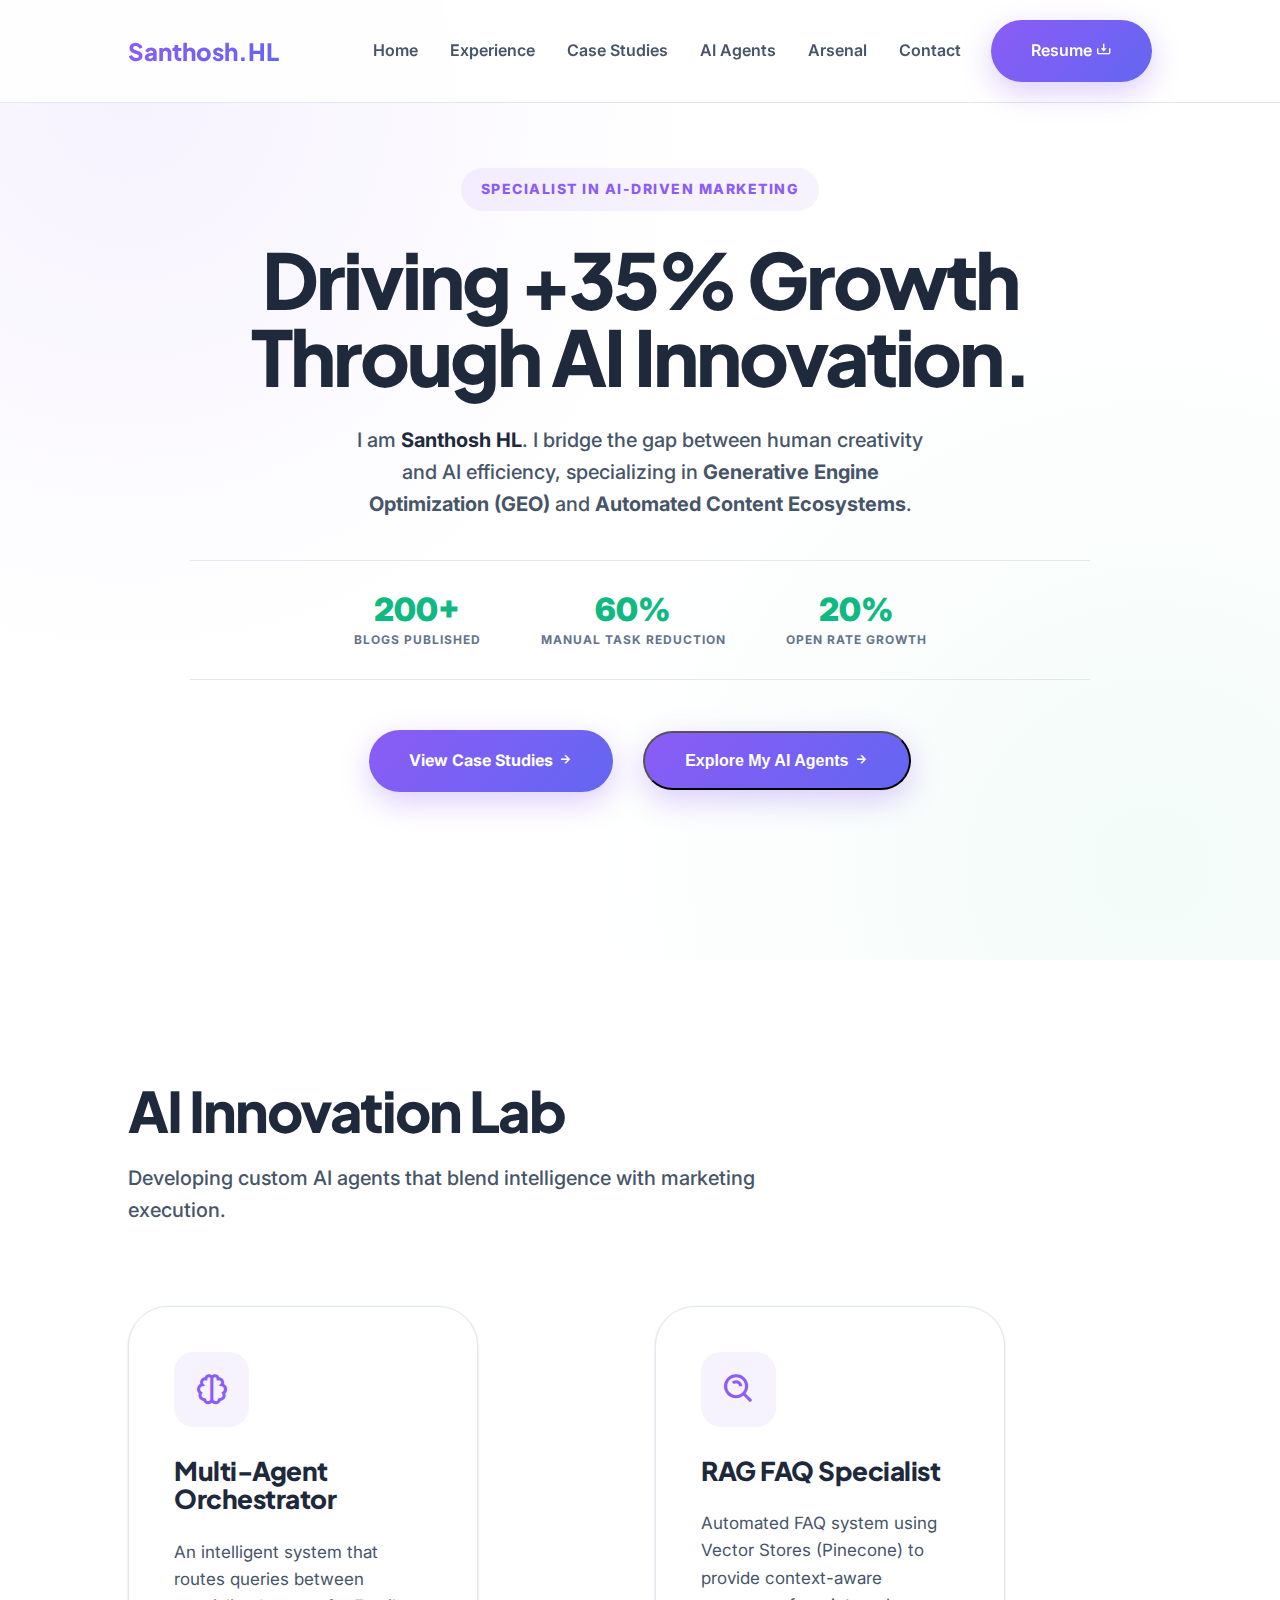
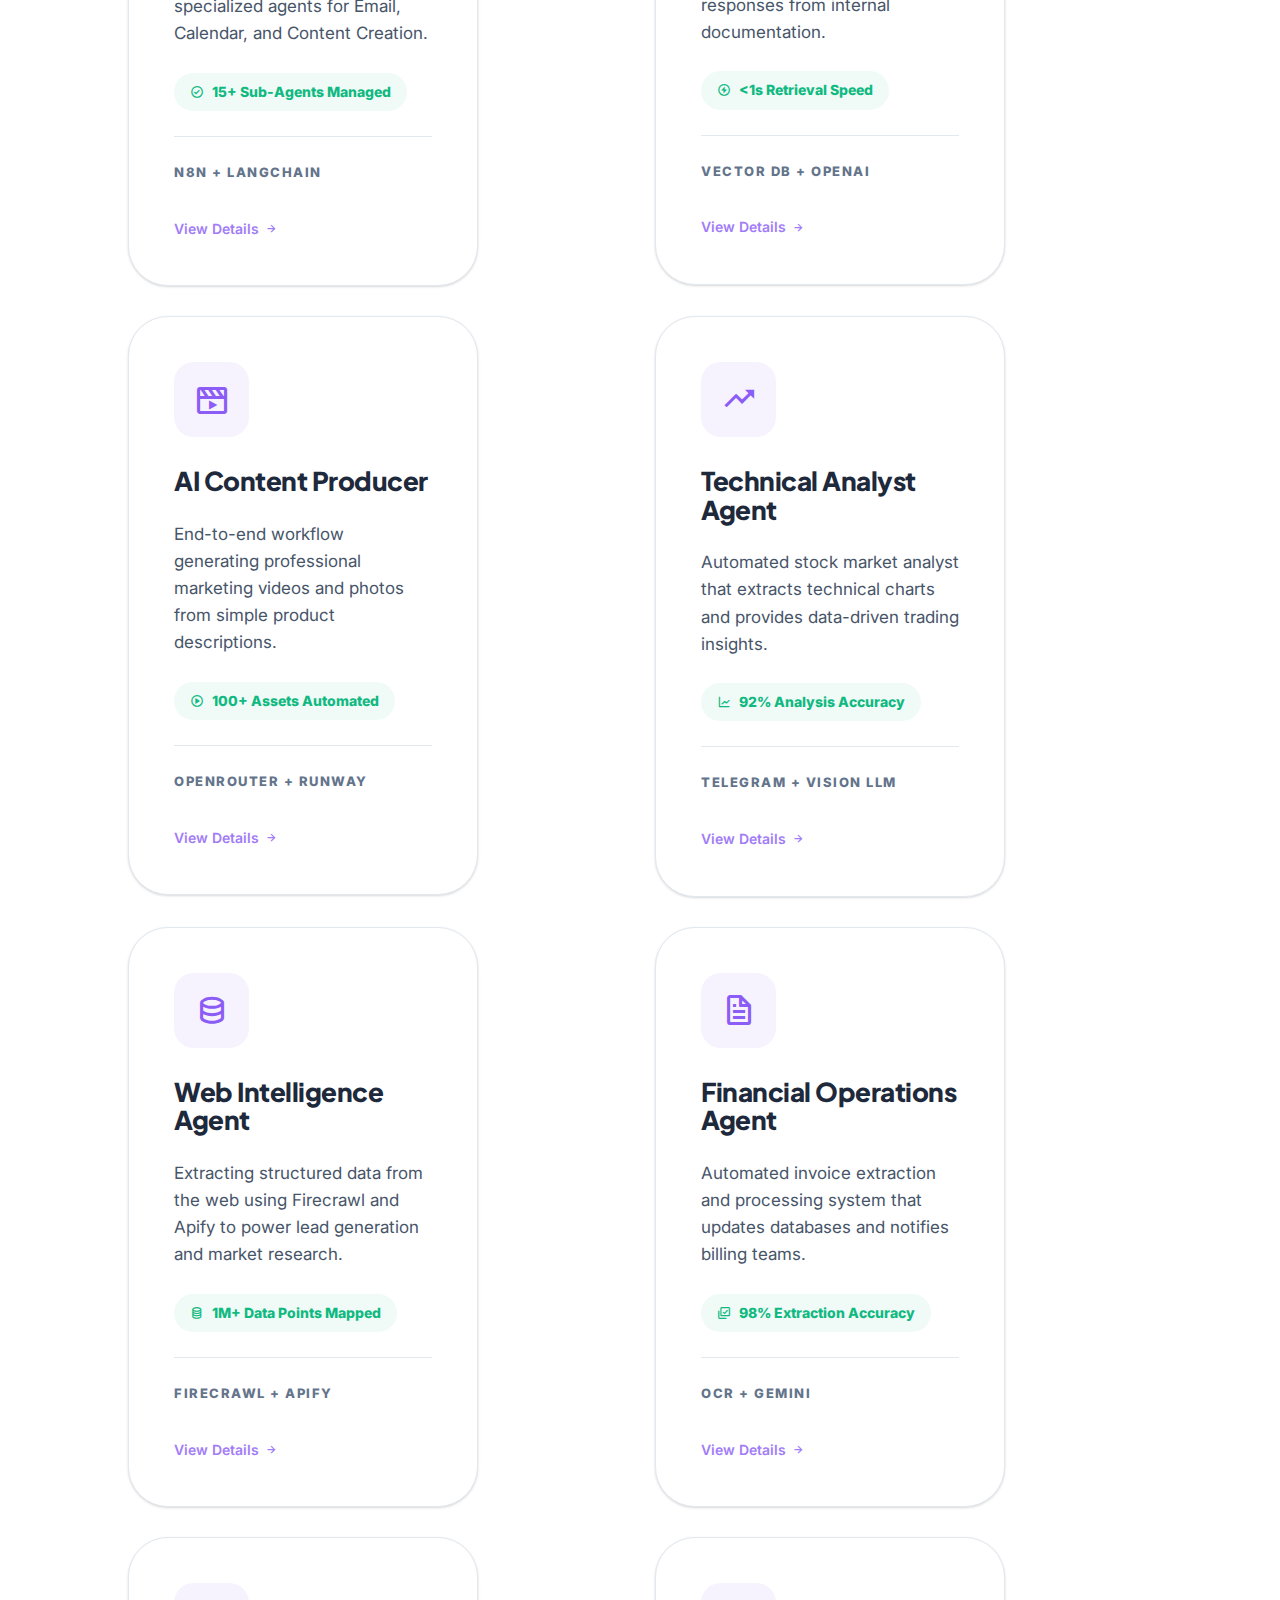
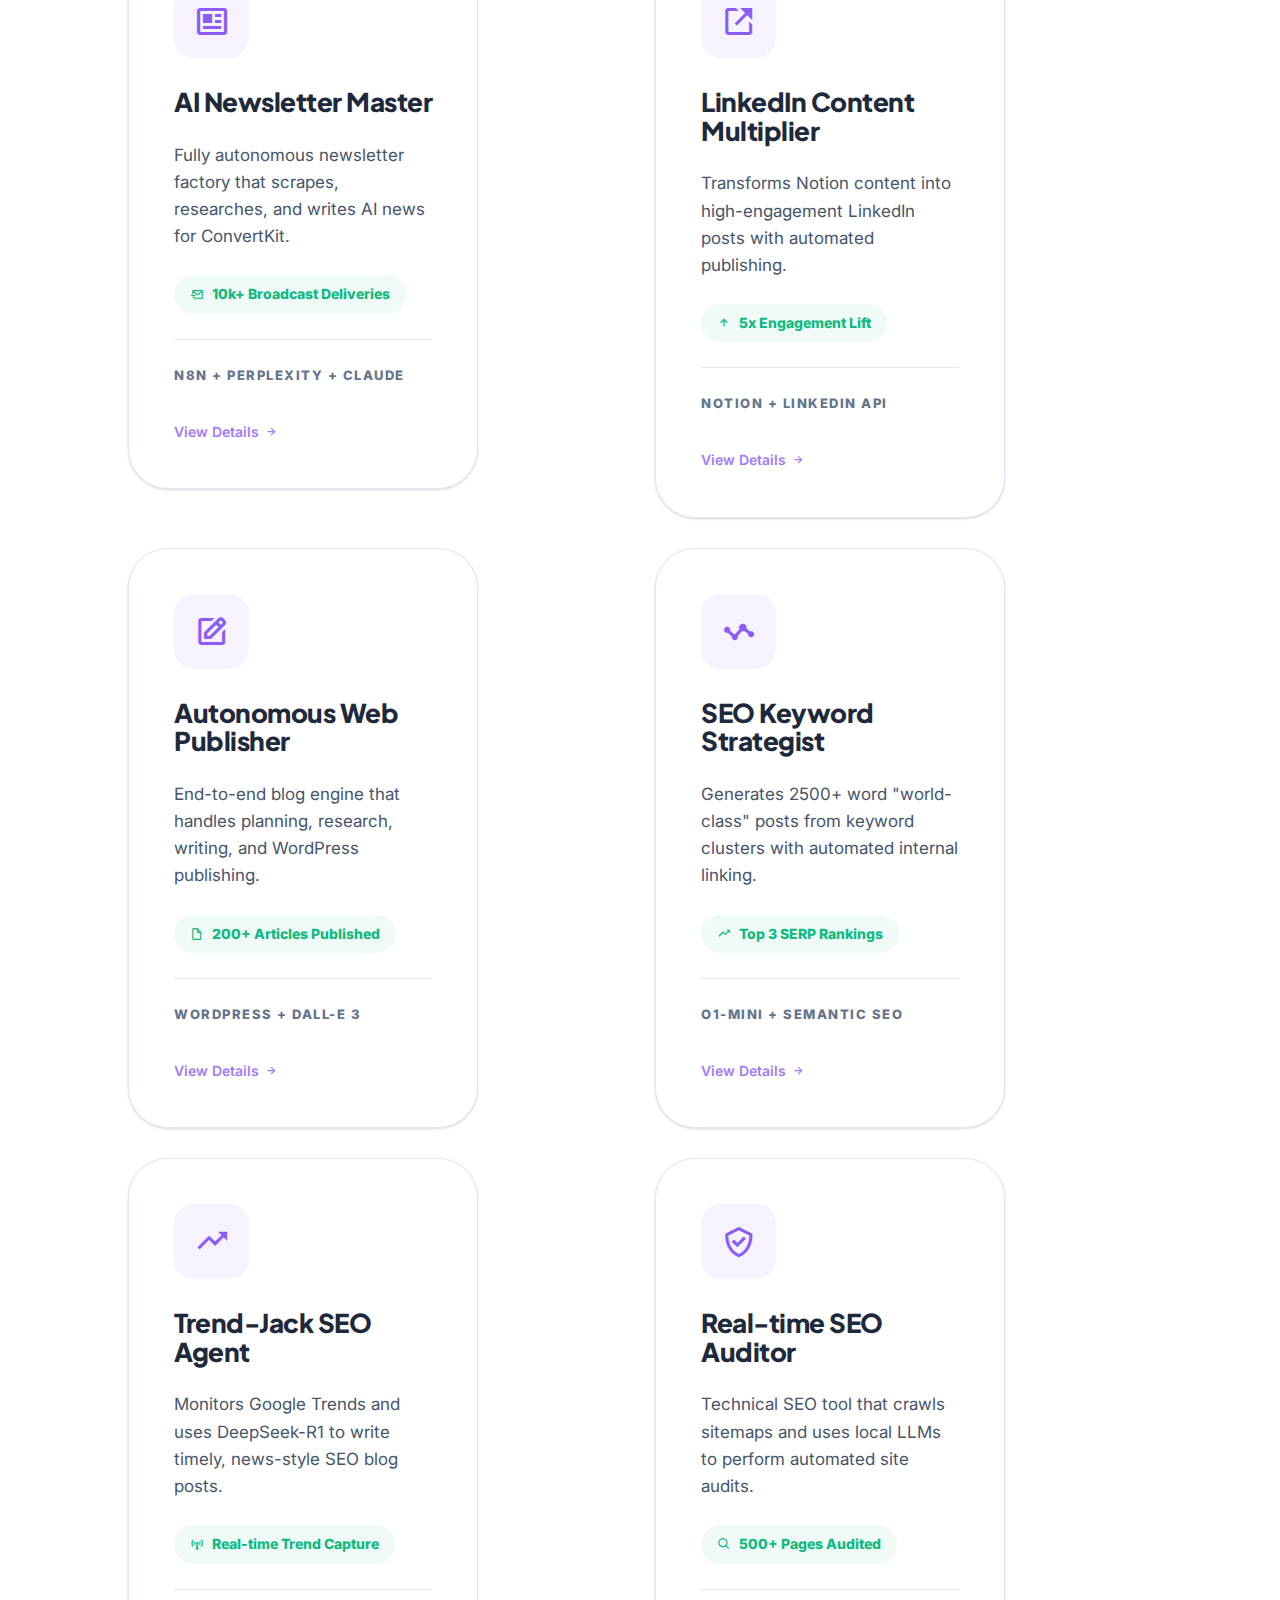
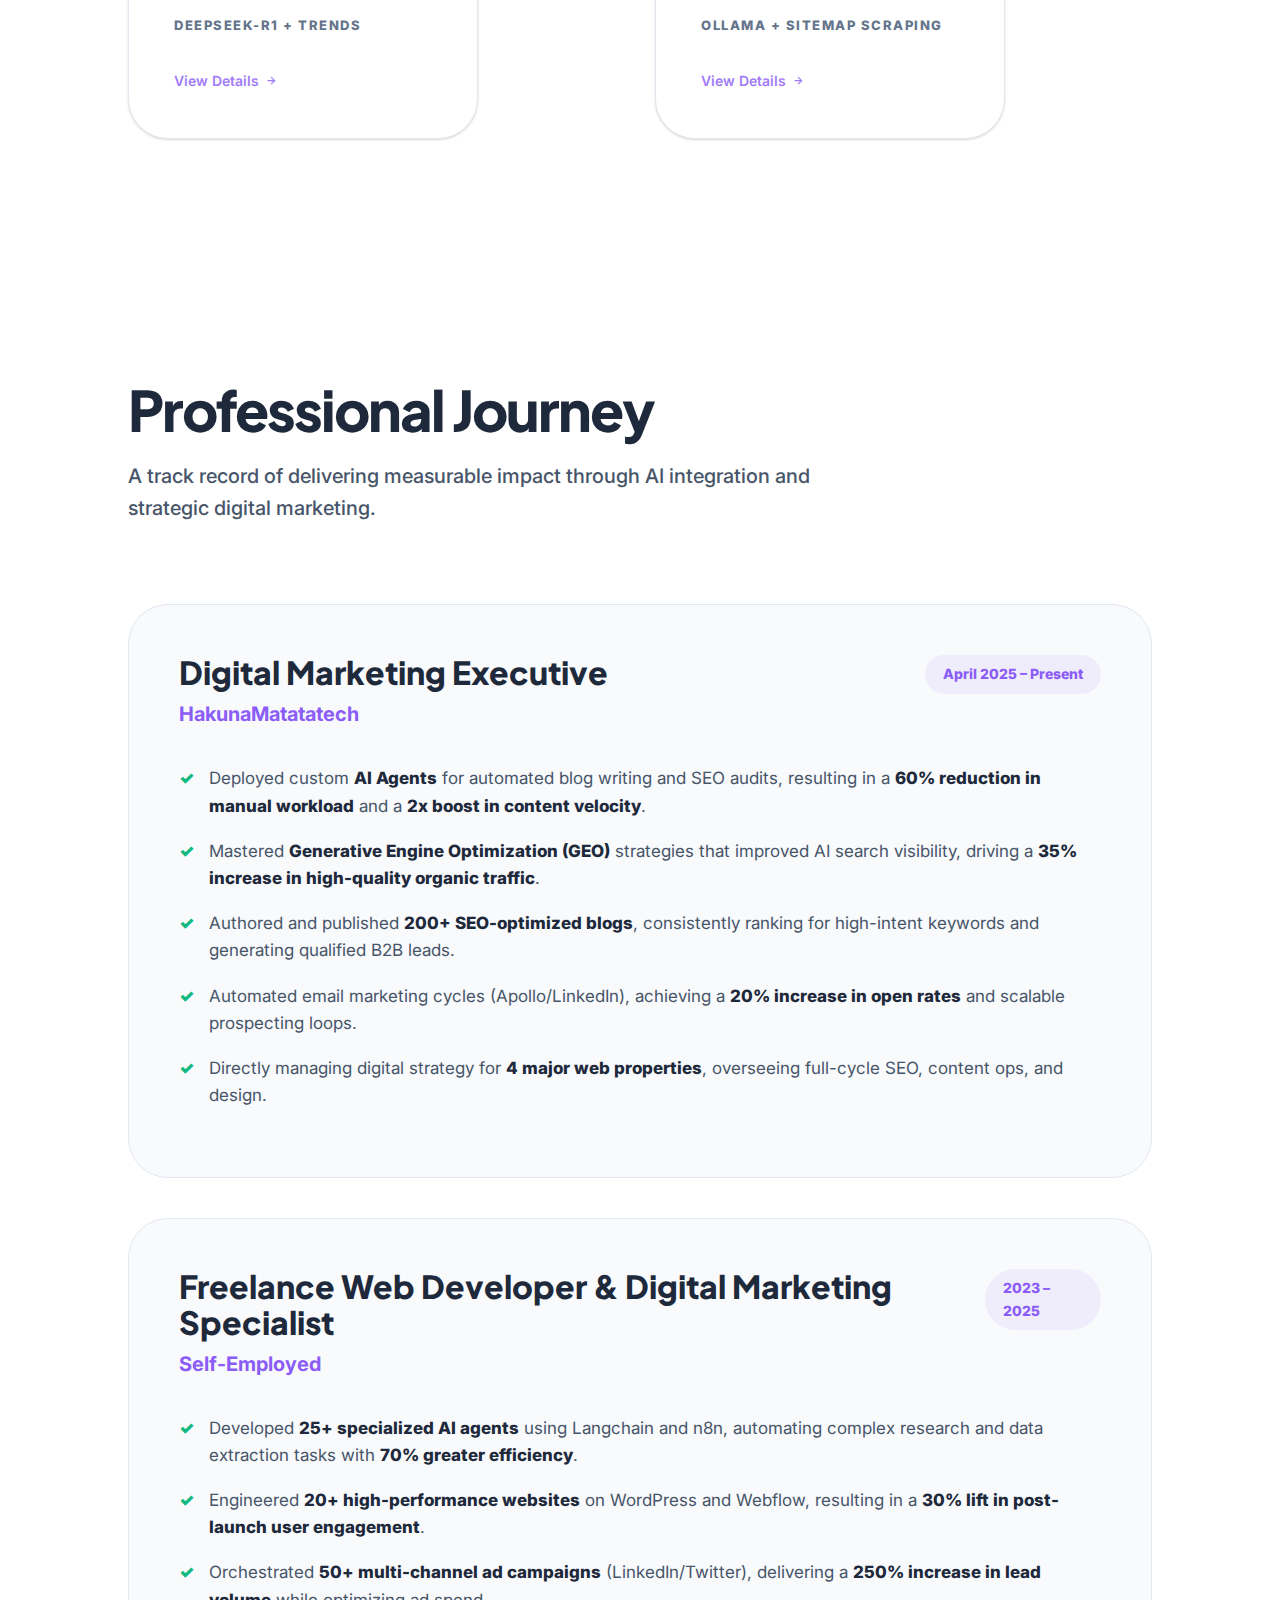
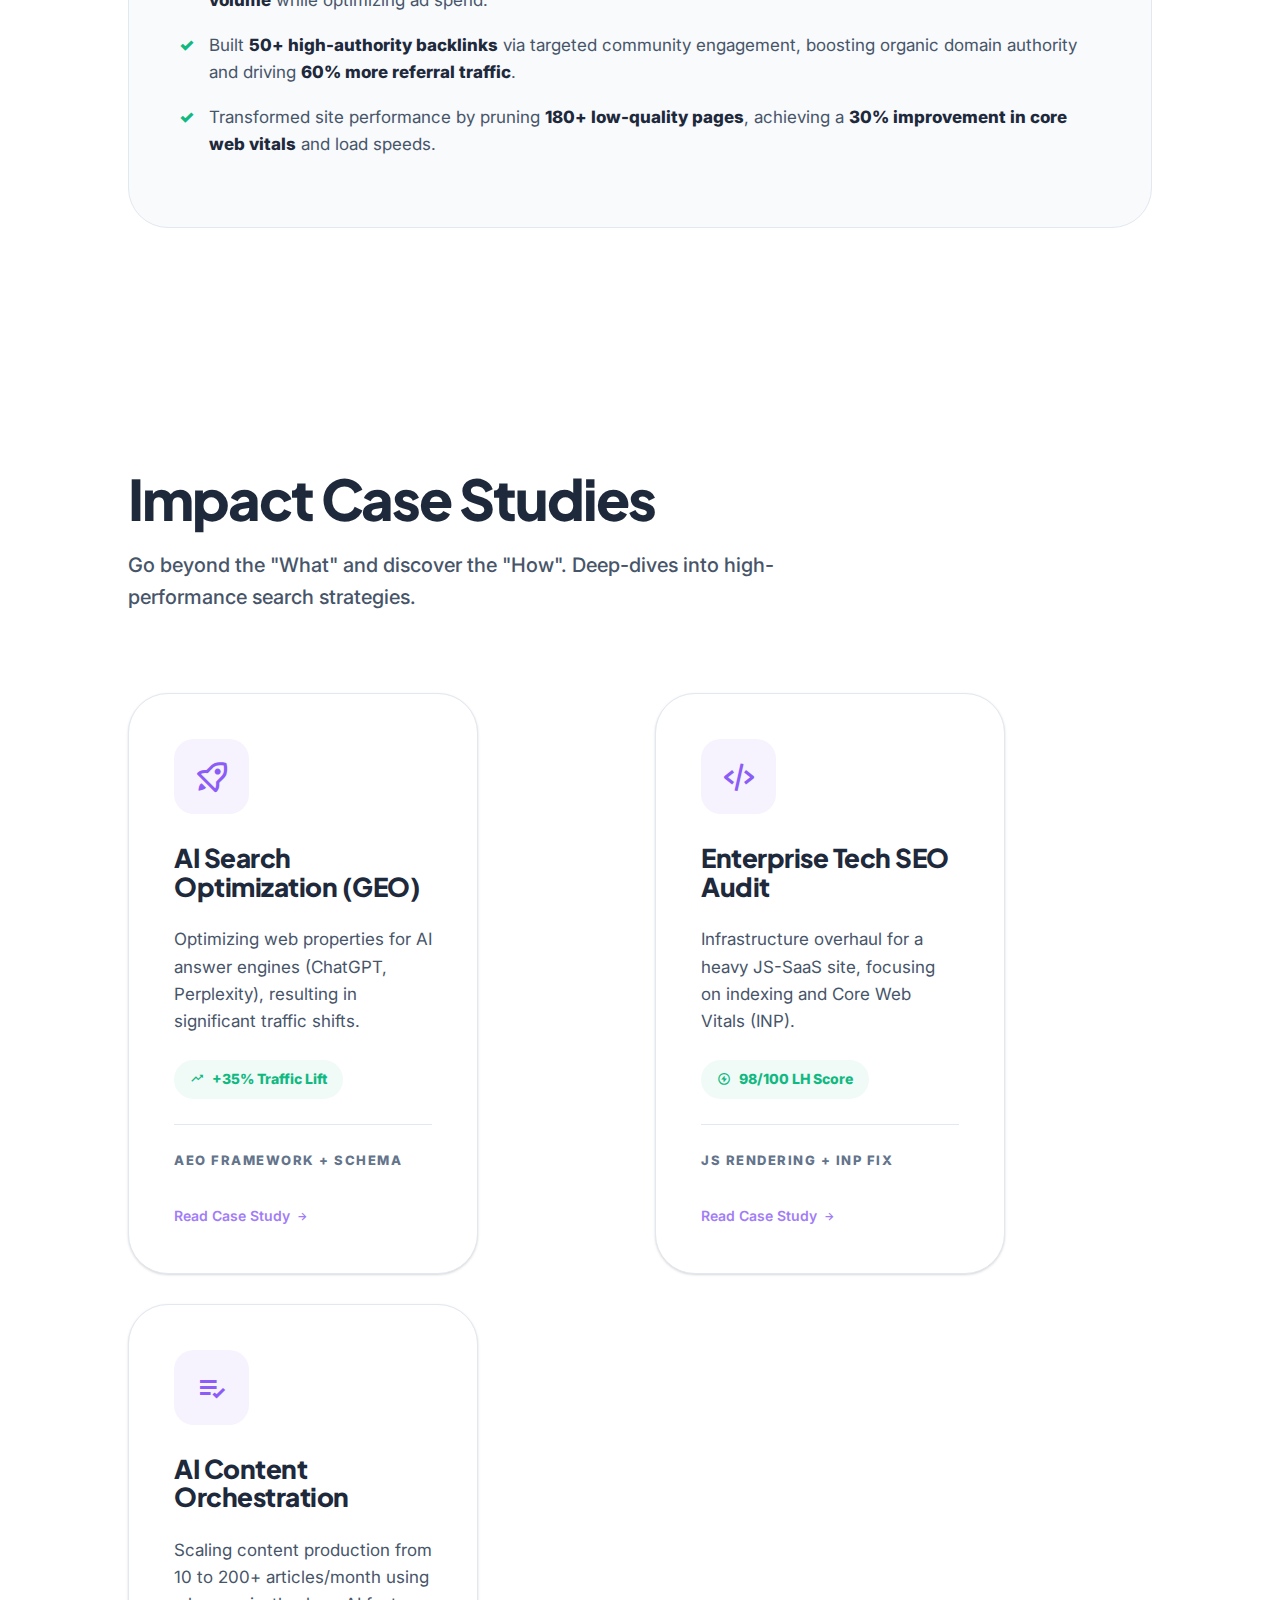
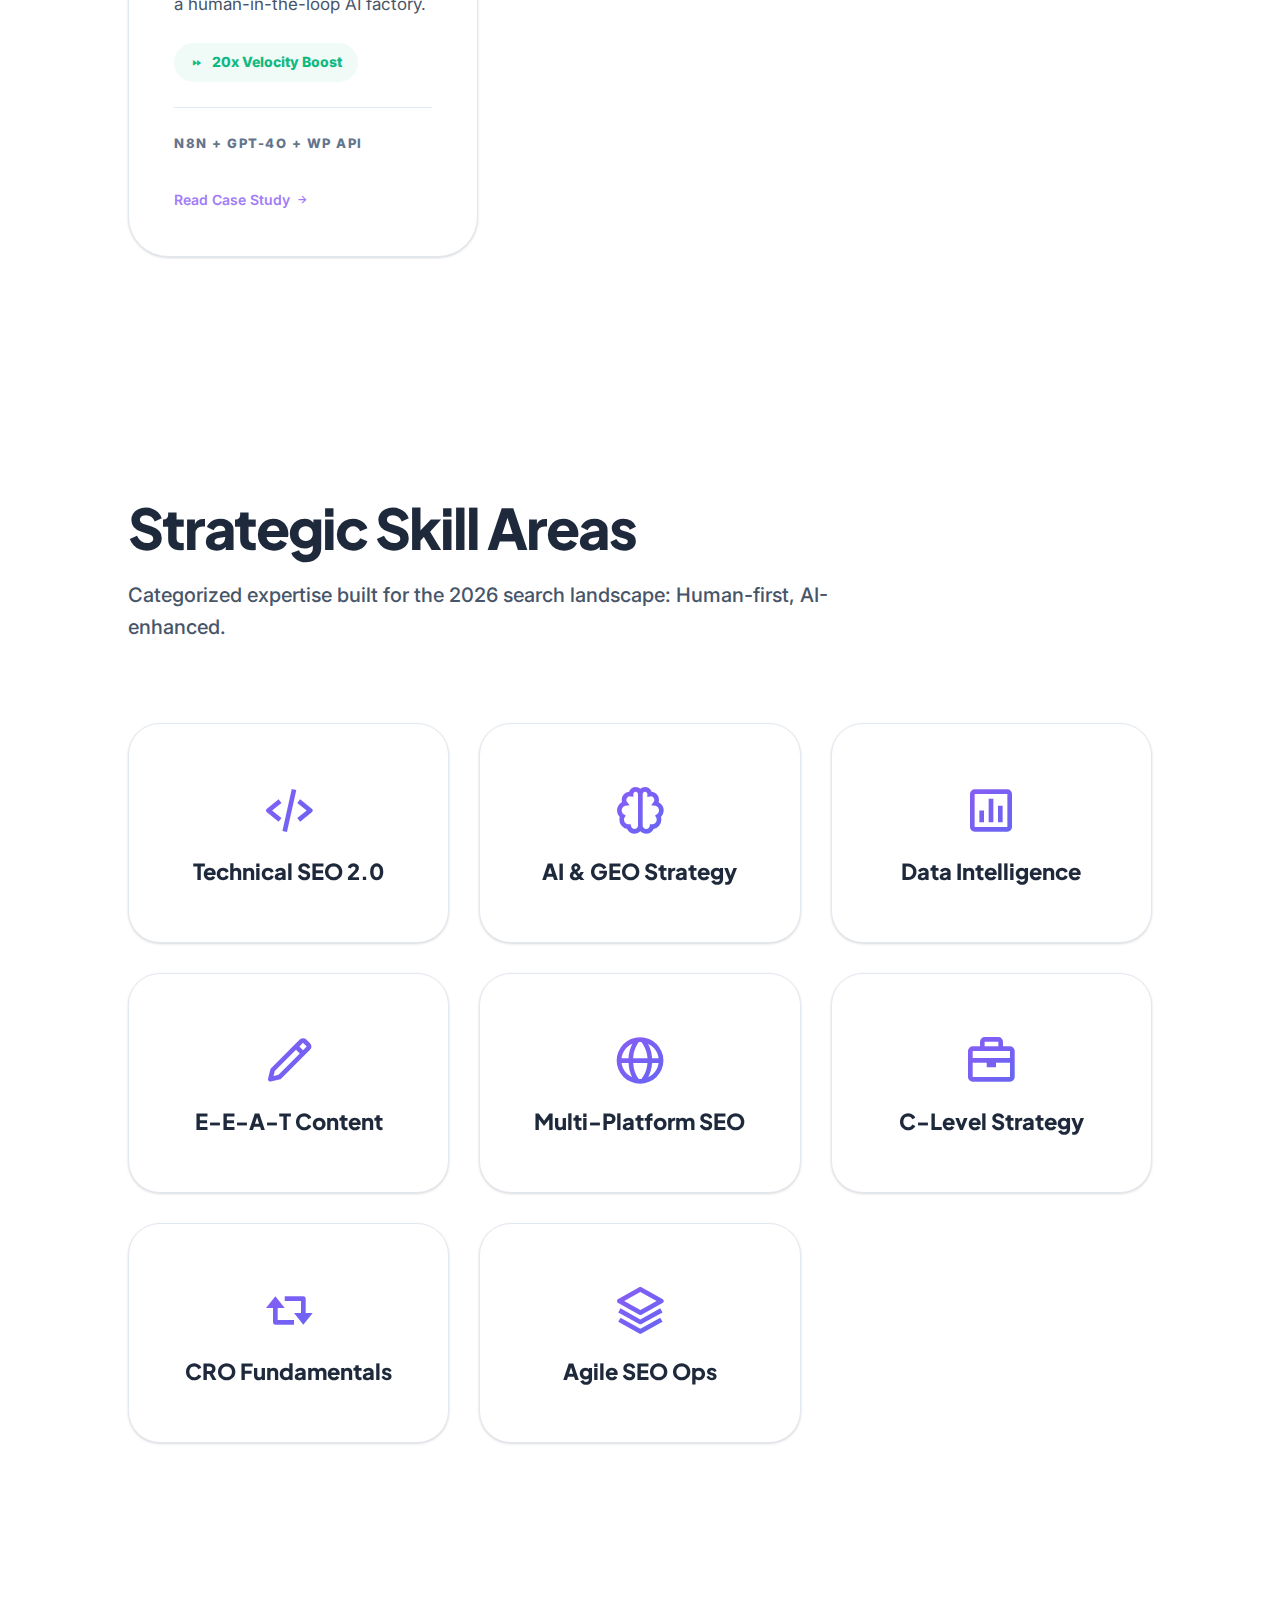
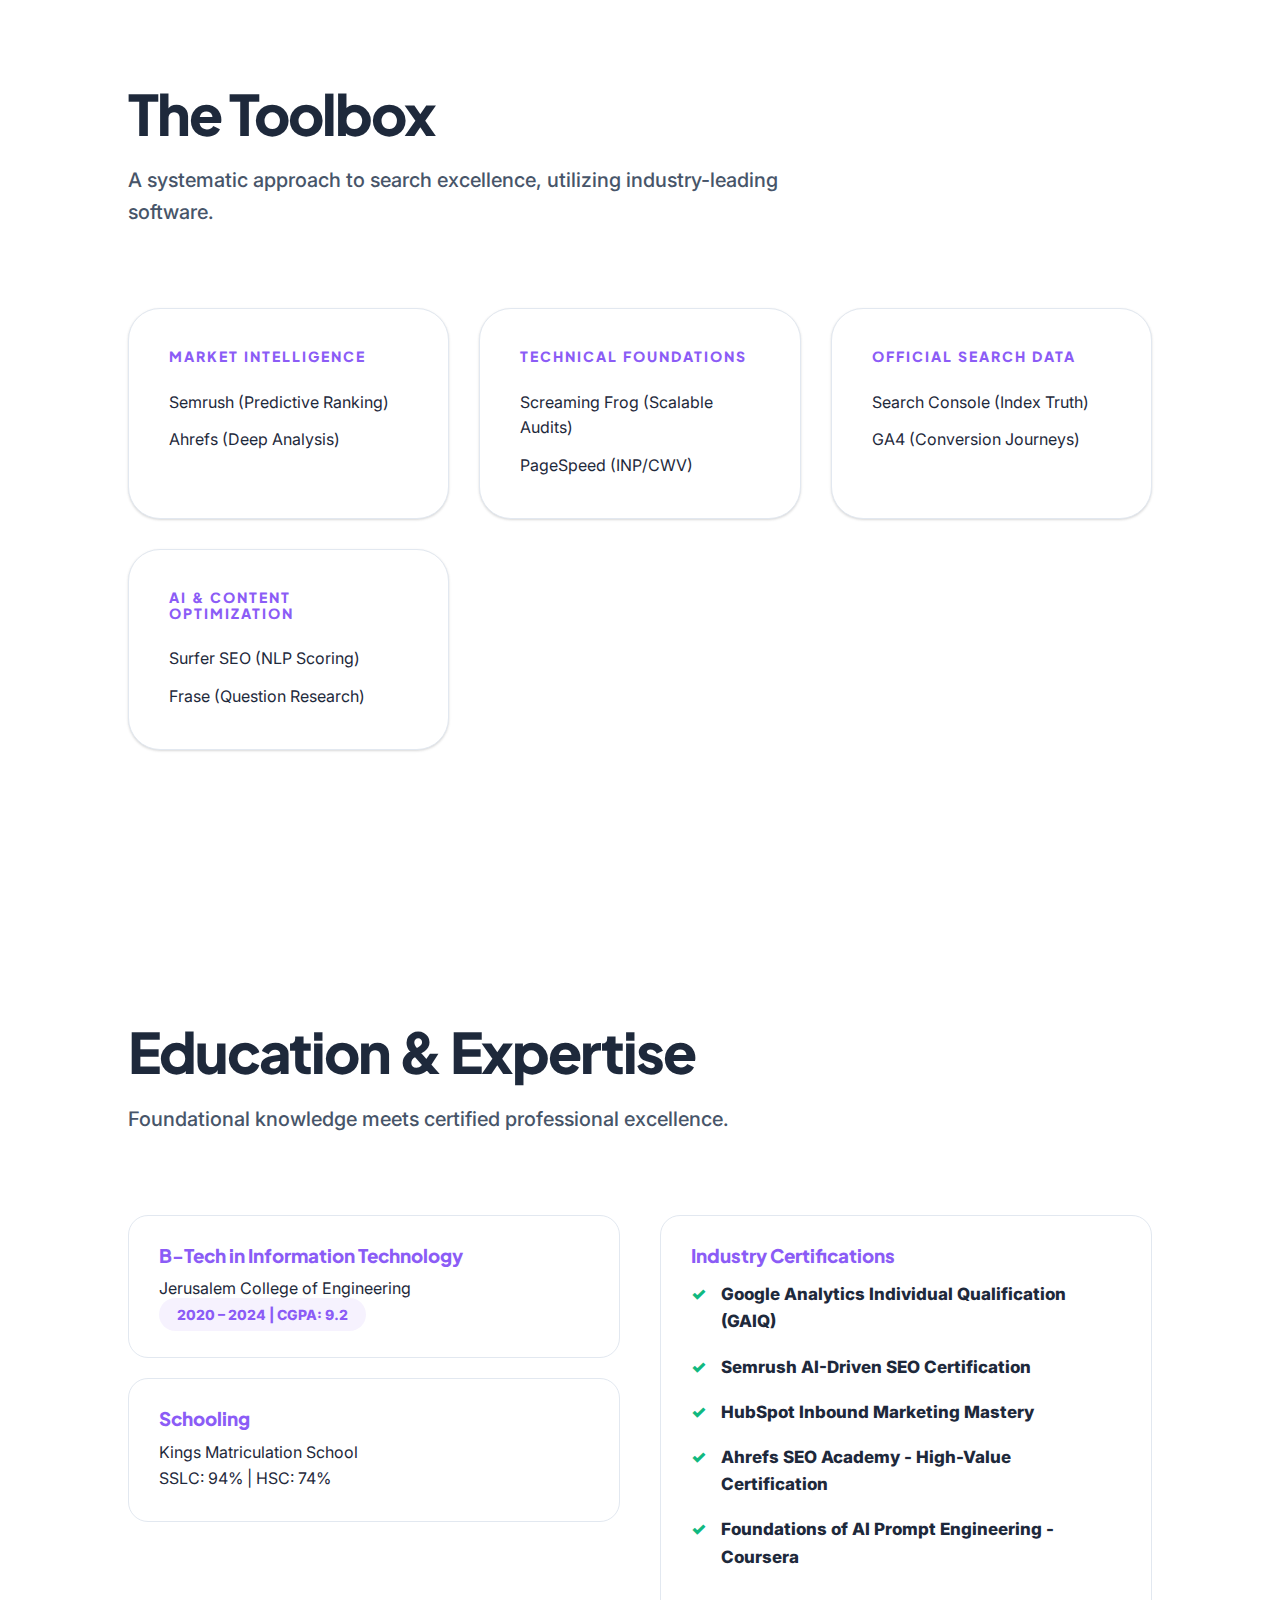
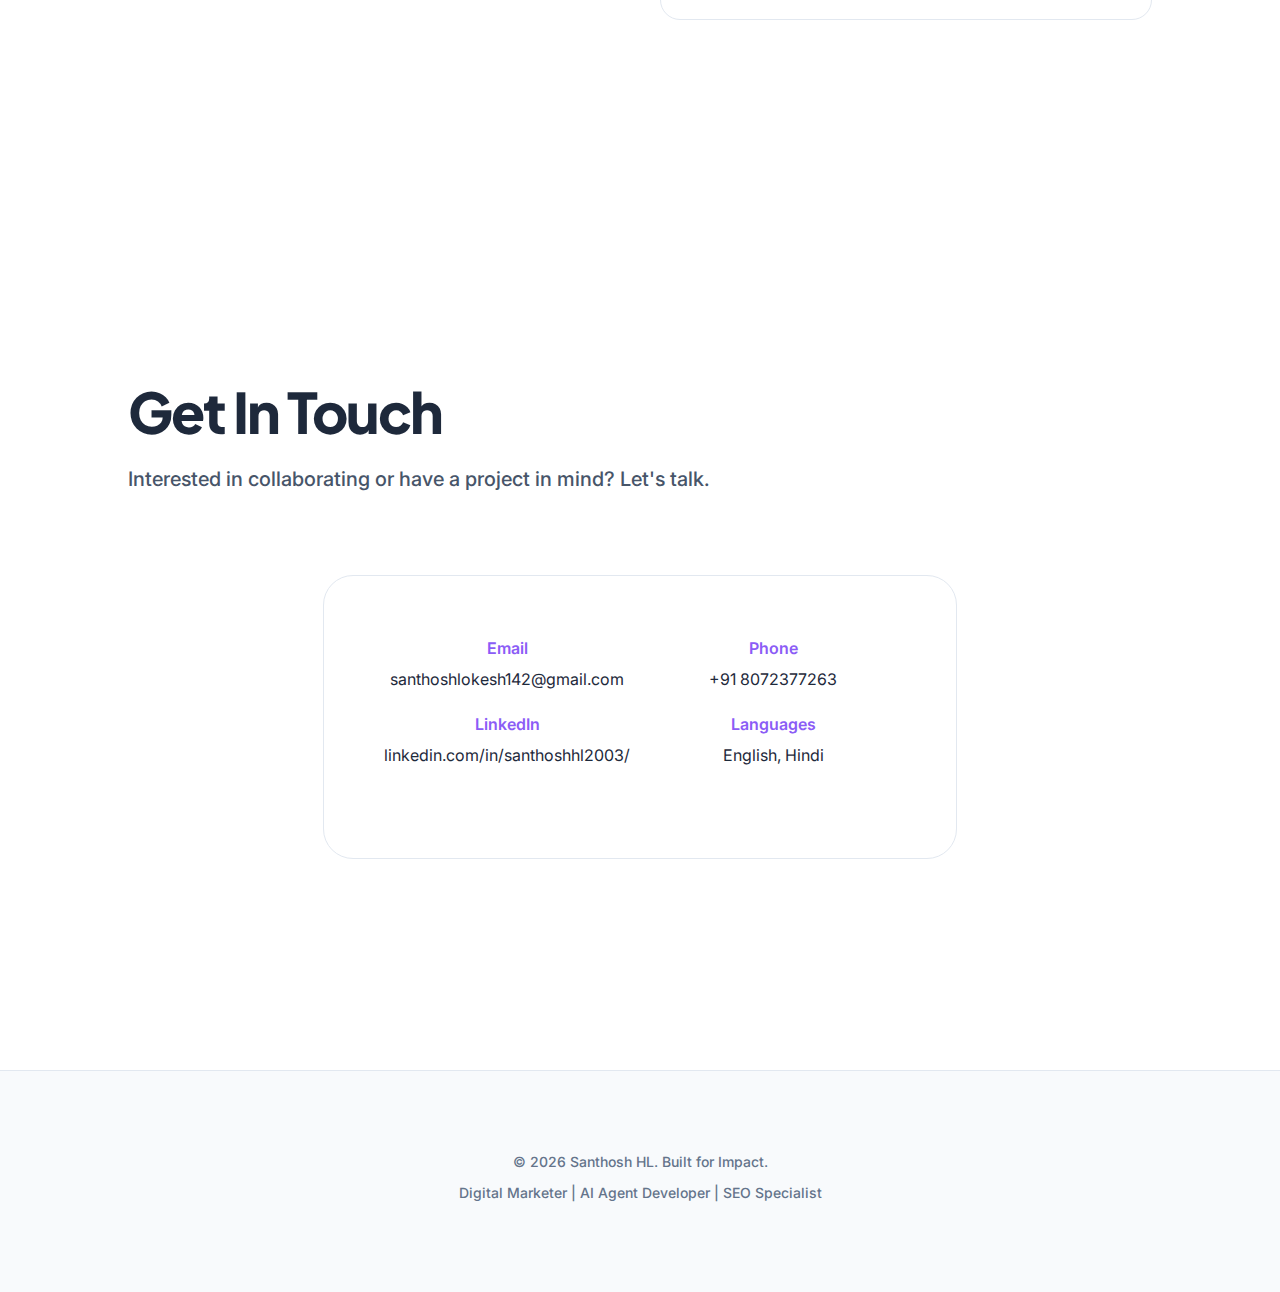
<file: index.html>
<!DOCTYPE html>
<html lang="en">

<head>
    <meta charset="UTF-8">
    <meta name="viewport" content="width=device-width, initial-scale=1.0">
    <meta name="description"
        content="Santhosh HL - Digital Marketer & AI Agent Developer Portfolio. Specializing in GEO, AI Automation, and SEO.">
    <title>Santhosh HL | Digital Marketer & AI Agent Developer</title>

    <link rel="stylesheet" href="css/styles.css">
    <!-- Boxicons for premium icons -->
    <link href='https://unpkg.com/boxicons@2.1.4/css/boxicons.min.css' rel='stylesheet'>
</head>

<body>
    <!-- Navigation -->
    <header>
        <nav>
            <div class="logo">
                <a href="#home">Santhosh.HL</a>
            </div>
            <div class="hamburger" id="hamburger">
                <i class='bx bx-menu'></i>
            </div>
            <div class="nav-menu" id="nav-menu">
                <ul>
                    <li><a href="#home">Home</a></li>
                    <li><a href="#experience">Experience</a></li>
                    <li><a href="#projects">Case Studies</a></li>
                    <li><a href="https://n8n-iota-nine.vercel.app/" target="_blank">AI Agents</a></li>
                    <li><a href="#skills">Arsenal</a></li>
                    <li><a href="#contact">Contact</a></li>
                </ul>
                <a href="Santhosh Marketing Resume.pdf" class="btn-primary nav-resume-btn" target="_blank">Resume <i
                        class='bx bx-download'></i></a>
            </div>
        </nav>
    </header>

    <!-- Hero Section -->
    <section id="home">
        <div class="hero-container">
            <div class="hero-content-full">
                <span class="hero-tag">Specialist in AI-Driven Marketing</span>
                <h1>Driving <span class="text-gradient">+35% Growth</span> Through AI Innovation.</h1>
                <p class="hero-description">
                    I am <span style="color: var(--text-primary); font-weight: 700;">Santhosh HL</span>. I bridge the
                    gap between human creativity and AI efficiency, specializing in <strong>Generative Engine
                        Optimization
                        (GEO)</strong> and <strong>Automated Content Ecosystems</strong>.
                </p>

                <div class="hero-metrics">
                    <div class="metric-item">
                        <span class="metric-value">200+</span>
                        <span class="metric-label">Blogs Published</span>
                    </div>
                    <div class="metric-item">
                        <span class="metric-value">60%</span>
                        <span class="metric-label">Manual Task Reduction</span>
                    </div>
                    <div class="metric-item">
                        <span class="metric-value">20%</span>
                        <span class="metric-label">Open Rate Growth</span>
                    </div>
                </div>

                <div class="hero-cta">
                    <a href="#projects" class="btn-primary">View Case Studies <i class='bx bx-right-arrow-alt'></i></a>
                    <button class="btn-primary" onclick="window.open('https://n8n-iota-nine.vercel.app/', '_blank')">Explore My AI Agents <i class='bx bx-right-arrow-alt'></i></button>
                </div>
            </div>
        </div>
    </section>

    <!-- AI Agents Section -->
    <section id="agents">
        <div class="section-header">
            <h1>AI Innovation Lab</h1>
            <p>Developing custom AI agents that blend intelligence with marketing execution.</p>
        </div>

        <div class="agents-grid">
            <!-- Agent 1: Orchestrator -->
            <a href="agent-detail.html?id=orchestrator" class="agent-link">
                <div class="agent-card">
                    <div class="agent-icon"><i class='bx bx-brain'></i></div>
                    <h3>Multi-Agent Orchestrator</h3>
                    <p>An intelligent system that routes queries between specialized agents for Email, Calendar, and
                        Content Creation.</p>
                    <div class="success-metric"><i class='bx bx-check-circle'></i> 15+ Sub-Agents Managed</div>
                    <div class="agent-tag">n8n + Langchain</div>
                    <span class="view-details">View Details <i class='bx bx-right-arrow-alt'></i></span>
                </div>
            </a>

            <!-- Agent 2: RAG Pipeline -->
            <a href="agent-detail.html?id=rag" class="agent-link">
                <div class="agent-card">
                    <div class="agent-icon"><i class='bx bx-search-alt'></i></div>
                    <h3>RAG FAQ Specialist</h3>
                    <p>Automated FAQ system using Vector Stores (Pinecone) to provide context-aware responses from
                        internal documentation.</p>
                    <div class="success-metric"><i class='bx bx-bolt-circle'></i>
                        <1s Retrieval Speed</div>
                            <div class="agent-tag">Vector DB + OpenAI</div>
                            <span class="view-details">View Details <i class='bx bx-right-arrow-alt'></i></span>
                    </div>
            </a>

            <!-- Agent 3: Creative Suite -->
            <a href="agent-detail.html?id=creative" class="agent-link">
                <div class="agent-card">
                    <div class="agent-icon"><i class='bx bx-movie-play'></i></div>
                    <h3>AI Content Producer</h3>
                    <p>End-to-end workflow generating professional marketing videos and photos from simple product
                        descriptions.</p>
                    <div class="success-metric"><i class='bx bx-play-circle'></i> 100+ Assets Automated</div>
                    <div class="agent-tag">OpenRouter + Runway</div>
                    <span class="view-details">View Details <i class='bx bx-right-arrow-alt'></i></span>
                </div>
            </a>

            <!-- Agent 4: Financial Analyst -->
            <a href="agent-detail.html?id=analyst" class="agent-link">
                <div class="agent-card">
                    <div class="agent-icon"><i class='bx bx-trending-up'></i></div>
                    <h3>Technical Analyst Agent</h3>
                    <p>Automated stock market analyst that extracts technical charts and provides data-driven trading
                        insights.</p>
                    <div class="success-metric"><i class='bx bx-line-chart'></i> 92% Analysis Accuracy</div>
                    <div class="agent-tag">Telegram + Vision LLM</div>
                    <span class="view-details">View Details <i class='bx bx-right-arrow-alt'></i></span>
                </div>
            </a>

            <!-- Agent 5: Scraping Agent -->
            <a href="agent-detail.html?id=scraping" class="agent-link">
                <div class="agent-card">
                    <div class="agent-icon"><i class='bx bx-data'></i></div>
                    <h3>Web Intelligence Agent</h3>
                    <p>Extracting structured data from the web using Firecrawl and Apify to power lead generation and
                        market research.</p>
                    <div class="success-metric"><i class='bx bx-coin-stack'></i> 1M+ Data Points Mapped</div>
                    <div class="agent-tag">Firecrawl + Apify</div>
                    <span class="view-details">View Details <i class='bx bx-right-arrow-alt'></i></span>
                </div>
            </a>

            <!-- Agent 6: Invoice Processor -->
            <a href="agent-detail.html?id=invoice" class="agent-link">
                <div class="agent-card">
                    <div class="agent-icon"><i class='bx bx-file'></i></div>
                    <h3>Financial Operations Agent</h3>
                    <p>Automated invoice extraction and processing system that updates databases and notifies billing
                        teams.</p>
                    <div class="success-metric"><i class='bx bx-select-multiple'></i> 98% Extraction Accuracy</div>
                    <div class="agent-tag">OCR + Gemini</div>
                    <span class="view-details">View Details <i class='bx bx-right-arrow-alt'></i></span>
                </div>
            </a>

            <!-- Agent 7: Newsletter Master -->
            <a href="agent-detail.html?id=newsletter" class="agent-link">
                <div class="agent-card">
                    <div class="agent-icon"><i class='bx bx-news'></i></div>
                    <h3>AI Newsletter Master</h3>
                    <p>Fully autonomous newsletter factory that scrapes, researches, and writes AI news for ConvertKit.
                    </p>
                    <div class="success-metric"><i class='bx bx-mail-send'></i> 10k+ Broadcast Deliveries</div>
                    <div class="agent-tag">n8n + Perplexity + Claude</div>
                    <span class="view-details">View Details <i class='bx bx-right-arrow-alt'></i></span>
                </div>
            </a>

            <!-- Agent 8: LinkedIn Content -->
            <a href="agent-detail.html?id=linkedin" class="agent-link">
                <div class="agent-card">
                    <div class="agent-icon"><i class='bx bx-link-external'></i></div>
                    <h3>LinkedIn Content Multiplier</h3>
                    <p>Transforms Notion content into high-engagement LinkedIn posts with automated publishing.</p>
                    <div class="success-metric"><i class='bx bx-up-arrow-alt'></i> 5x Engagement Lift</div>
                    <div class="agent-tag">Notion + LinkedIn API</div>
                    <span class="view-details">View Details <i class='bx bx-right-arrow-alt'></i></span>
                </div>
            </a>

            <!-- Agent 9: Blog Automation -->
            <a href="agent-detail.html?id=blog_auto" class="agent-link">
                <div class="agent-card">
                    <div class="agent-icon"><i class='bx bx-edit'></i></div>
                    <h3>Autonomous Web Publisher</h3>
                    <p>End-to-end blog engine that handles planning, research, writing, and WordPress publishing.</p>
                    <div class="success-metric"><i class='bx bx-file-blank'></i> 200+ Articles Published</div>
                    <div class="agent-tag">WordPress + DALL-E 3</div>
                    <span class="view-details">View Details <i class='bx bx-right-arrow-alt'></i></span>
                </div>
            </a>

            <!-- Agent 10: SEO Clusters -->
            <a href="agent-detail.html?id=seo_clusters" class="agent-link">
                <div class="agent-card">
                    <div class="agent-icon"><i class='bx bx-stats'></i></div>
                    <h3>SEO Keyword Strategist</h3>
                    <p>Generates 2500+ word "world-class" posts from keyword clusters with automated internal linking.
                    </p>
                    <div class="success-metric"><i class='bx bx-trending-up'></i> Top 3 SERP Rankings</div>
                    <div class="agent-tag">o1-mini + Semantic SEO</div>
                    <span class="view-details">View Details <i class='bx bx-right-arrow-alt'></i></span>
                </div>
            </a>

            <!-- Agent 11: Trend SEO -->
            <a href="agent-detail.html?id=seo_trends" class="agent-link">
                <div class="agent-card">
                    <div class="agent-icon"><i class='bx bx-trending-up'></i></div>
                    <h3>Trend-Jack SEO Agent</h3>
                    <p>Monitors Google Trends and uses DeepSeek-R1 to write timely, news-style SEO blog posts.</p>
                    <div class="success-metric"><i class='bx bx-broadcast'></i> Real-time Trend Capture</div>
                    <div class="agent-tag">DeepSeek-R1 + Trends</div>
                    <span class="view-details">View Details <i class='bx bx-right-arrow-alt'></i></span>
                </div>
            </a>

            <!-- Agent 12: SEO Auditor -->
            <a href="agent-detail.html?id=seo_audit" class="agent-link">
                <div class="agent-card">
                    <div class="agent-icon"><i class='bx bx-check-shield'></i></div>
                    <h3>Real-time SEO Auditor</h3>
                    <p>Technical SEO tool that crawls sitemaps and uses local LLMs to perform automated site audits.</p>
                    <div class="success-metric"><i class='bx bx-search'></i> 500+ Pages Audited</div>
                    <div class="agent-tag">Ollama + Sitemap Scraping</div>
                    <span class="view-details">View Details <i class='bx bx-right-arrow-alt'></i></span>
                </div>
            </a>
        </div>
    </section>

    <!-- Experience Section -->
    <section id="experience">
        <div class="section-header">
            <h1>Professional Journey</h1>
            <p>A track record of delivering measurable impact through AI integration and strategic digital marketing.
            </p>
        </div>

        <div class="experience-list">
            <!-- Job 1 -->
            <div class="exp-card">
                <div class="exp-header">
                    <div class="exp-title">
                        <h3>Digital Marketing Executive</h3>
                        <p>HakunaMatatatech</p>
                    </div>
                    <span class="exp-date">April 2025 – Present</span>
                </div>
                <ul class="exp-bullets">
                    <li>Deployed custom <strong>AI Agents</strong> for automated blog writing and SEO audits, resulting
                        in a <strong>60%
                            reduction in manual workload</strong> and a <strong>2x boost in content velocity</strong>.
                    </li>
                    <li>Mastered <strong>Generative Engine Optimization (GEO)</strong> strategies that improved AI
                        search visibility,
                        driving a <strong>35% increase in high-quality organic traffic</strong>.</li>
                    <li>Authored and published <strong>200+ SEO-optimized blogs</strong>, consistently ranking for
                        high-intent
                        keywords and generating qualified B2B leads.</li>
                    <li>Automated email marketing cycles (Apollo/LinkedIn), achieving a <strong>20% increase in open
                            rates</strong>
                        and scalable prospecting loops.</li>
                    <li>Directly managing digital strategy for <strong>4 major web properties</strong>, overseeing
                        full-cycle SEO,
                        content ops, and design.</li>
                </ul>
            </div>

            <!-- Job 2 -->
            <div class="exp-card">
                <div class="exp-header">
                    <div class="exp-title">
                        <h3>Freelance Web Developer & Digital Marketing Specialist</h3>
                        <p>Self-Employed</p>
                    </div>
                    <span class="exp-date">2023 – 2025</span>
                </div>
                <ul class="exp-bullets">
                    <li>Developed <strong>25+ specialized AI agents</strong> using Langchain and n8n, automating complex
                        research and
                        data extraction tasks with <strong>70% greater efficiency</strong>.</li>
                    <li>Engineered <strong>20+ high-performance websites</strong> on WordPress and Webflow, resulting in
                        a <strong>30% lift
                            in post-launch user engagement</strong>.</li>
                    <li>Orchestrated <strong>50+ multi-channel ad campaigns</strong> (LinkedIn/Twitter), delivering a
                        <strong>250% increase
                            in lead volume</strong> while optimizing ad spend.
                    </li>
                    <li>Built <strong>50+ high-authority backlinks</strong> via targeted community engagement, boosting
                        organic
                        domain authority and driving <strong>60% more referral traffic</strong>.</li>
                    <li>Transformed site performance by pruning <strong>180+ low-quality pages</strong>, achieving a
                        <strong>30%
                            improvement in core web vitals</strong> and load speeds.
                    </li>
                </ul>
            </div>
        </div>
    </section>

    <!-- SEO Case Studies Section -->
    <section id="projects">
        <div class="section-header">
            <h1>Impact Case Studies</h1>
            <p>Go beyond the "What" and discover the "How". Deep-dives into high-performance search strategies.</p>
        </div>

        <div class="agents-grid">
            <!-- Project 1: GEO -->
            <a href="project-detail.html?id=geo-case-study" class="agent-link">
                <div class="agent-card">
                    <div class="agent-icon"><i class='bx bx-rocket'></i></div>
                    <h3>AI Search Optimization (GEO)</h3>
                    <p>Optimizing web properties for AI answer engines (ChatGPT, Perplexity), resulting in significant
                        traffic shifts.</p>
                    <div class="success-metric"><i class='bx bx-trending-up'></i> +35% Traffic Lift</div>
                    <div class="agent-tag">AEO Framework + Schema</div>
                    <span class="view-details">Read Case Study <i class='bx bx-right-arrow-alt'></i></span>
                </div>
            </a>

            <!-- Project 2: Tech SEO -->
            <a href="project-detail.html?id=tech-seo-audit" class="agent-link">
                <div class="agent-card">
                    <div class="agent-icon"><i class='bx bx-code-alt'></i></div>
                    <h3>Enterprise Tech SEO Audit</h3>
                    <p>Infrastructure overhaul for a heavy JS-SaaS site, focusing on indexing and Core Web Vitals (INP).
                    </p>
                    <div class="success-metric"><i class='bx bx-bolt-circle'></i> 98/100 LH Score</div>
                    <div class="agent-tag">JS Rendering + INP Fix</div>
                    <span class="view-details">Read Case Study <i class='bx bx-right-arrow-alt'></i></span>
                </div>
            </a>

            <!-- Project 3: Content Velocity -->
            <a href="project-detail.html?id=content-velocity" class="agent-link">
                <div class="agent-card">
                    <div class="agent-icon"><i class='bx bx-list-check'></i></div>
                    <h3>AI Content Orchestration</h3>
                    <p>Scaling content production from 10 to 200+ articles/month using a human-in-the-loop AI factory.
                    </p>
                    <div class="success-metric"><i class='bx bx-fast-forward'></i> 20x Velocity Boost</div>
                    <div class="agent-tag">n8n + GPT-4o + WP API</div>
                    <span class="view-details">Read Case Study <i class='bx bx-right-arrow-alt'></i></span>
                </div>
            </a>
        </div>
    </section>

    <!-- Skills Section -->
    <section id="skills">
        <div class="section-header">
            <h1>Strategic Skill Areas</h1>
            <p>Categorized expertise built for the 2026 search landscape: Human-first, AI-enhanced.</p>
        </div>

        <div class="skills-container">
            <!-- Skill 1: Modern Technical SEO -->
            <div class="skill-card">
                <div class="skill-front">
                    <i class='bx bx-code-alt'></i>
                    <h3>Technical SEO 2.0</h3>
                </div>
                <div class="skill-back">
                    <h4>How I Applied It</h4>
                    <p>Advanced Schema implementation & INP optimization (Core Web Vitals) for 4+ major web properties.
                    </p>
                </div>
            </div>

            <!-- Skill 2: GEO / AEO -->
            <div class="skill-card">
                <div class="skill-front">
                    <i class='bx bx-brain'></i>
                    <h3>AI & GEO Strategy</h3>
                </div>
                <div class="skill-back">
                    <h4>How I Applied It</h4>
                    <p>Creating modular, factual content hubs that AI assistants like ChatGPT easily extract & cite.</p>
                </div>
            </div>

            <!-- Skill 3: Data Analytics -->
            <div class="skill-card">
                <div class="skill-front">
                    <i class='bx bx-bar-chart-square'></i>
                    <h3>Data Intelligence</h3>
                </div>
                <div class="skill-back">
                    <h4>How I Applied It</h4>
                    <p>Predictive SEO using custom GSC/GA4 explorations to forecast trends & user intent.</p>
                </div>
            </div>

            <!-- Skill 4: Content Strategy -->
            <div class="skill-card">
                <div class="skill-front">
                    <i class='bx bx-pencil'></i>
                    <h3>E-E-A-T Content</h3>
                </div>
                <div class="skill-back">
                    <h4>How I Applied It</h4>
                    <p>Human-first storytelling & project-led research to contrast "AI Slop" and build authority.</p>
                </div>
            </div>

            <!-- Skill 5: Multi-Platform -->
            <div class="skill-card">
                <div class="skill-front">
                    <i class='bx bx-globe'></i>
                    <h3>Multi-Platform SEO</h3>
                </div>
                <div class="skill-back">
                    <h4>How I Applied It</h4>
                    <p>Optimizing visibility across TikTok, YouTube, and Reddit for holistic brand authority.</p>
                </div>
            </div>

            <!-- Skill 6: Strategy -->
            <div class="skill-card">
                <div class="skill-front">
                    <i class='bx bx-briefcase'></i>
                    <h3>C-Level Strategy</h3>
                </div>
                <div class="skill-back">
                    <h4>How I Applied It</h4>
                    <p>Translating complex SEO data into revenue-focused ROI metrics for executive stakeholders.</p>
                </div>
            </div>

            <!-- Skill 7: CRO -->
            <div class="skill-card">
                <div class="skill-front">
                    <i class='bx bx-repost'></i>
                    <h3>CRO Fundamentals</h3>
                </div>
                <div class="skill-back">
                    <h4>How I Applied It</h4>
                    <p>Optimizing landing page architectures to ensure high-intent search traffic converts into
                        customers.</p>
                </div>
            </div>

            <!-- Skill 8: Agile SEO -->
            <div class="skill-card">
                <div class="skill-front">
                    <i class='bx bx-layer'></i>
                    <h3>Agile SEO Ops</h3>
                </div>
                <div class="skill-back">
                    <h4>How I Applied It</h4>
                    <p>Managing rapid testing and sprint cycles using Jira/Asana to implement changes at velocity.</p>
                </div>
            </div>
        </div>
    </section>

    <!-- Tech Stack Section -->
    <section id="stack">
        <div class="section-header">
            <h1>The Toolbox</h1>
            <p>A systematic approach to search excellence, utilizing industry-leading software.</p>
        </div>

        <div class="stack-grid">
            <div class="stack-category">
                <h4>Market Intelligence</h4>
                <div class="stack-items">
                    <span class="tech-pill">Semrush (Predictive Ranking)</span>
                    <span class="tech-pill">Ahrefs (Deep Analysis)</span>
                </div>
            </div>
            <div class="stack-category">
                <h4>Technical Foundations</h4>
                <div class="stack-items">
                    <span class="tech-pill">Screaming Frog (Scalable Audits)</span>
                    <span class="tech-pill">PageSpeed (INP/CWV)</span>
                </div>
            </div>
            <div class="stack-category">
                <h4>Official Search Data</h4>
                <div class="stack-items">
                    <span class="tech-pill">Search Console (Index Truth)</span>
                    <span class="tech-pill">GA4 (Conversion Journeys)</span>
                </div>
            </div>
            <div class="stack-category">
                <h4>AI & Content Optimization</h4>
                <div class="stack-items">
                    <span class="tech-pill">Surfer SEO (NLP Scoring)</span>
                    <span class="tech-pill">Frase (Question Research)</span>
                </div>
            </div>
        </div>
    </section>

    <!-- Education & Certifications -->
    <section id="education">
        <div class="section-header">
            <h1>Education & Expertise</h1>
            <p>Foundational knowledge meets certified professional excellence.</p>
        </div>

        <div class="edu-grid">
            <div class="edu-side">
                <div class="edu-item">
                    <h3>B-Tech in Information Technology</h3>
                    <p>Jerusalem College of Engineering</p>
                    <span class="exp-date">2020 – 2024 | CGPA: 9.2</span>
                </div>
                <div class="edu-item" style="margin-top: 20px;">
                    <h3>Schooling</h3>
                    <p>Kings Matriculation School</p>
                    <p>SSLC: 94% | HSC: 74%</p>
                </div>
            </div>

            <div class="cert-side">
                <div class="cert-item">
                    <h3>Industry Certifications</h3>
                    <ul class="exp-bullets" style="margin-top: 15px;">
                        <li><strong>Google Analytics Individual Qualification (GAIQ)</strong></li>
                        <li><strong>Semrush AI-Driven SEO Certification</strong></li>
                        <li><strong>HubSpot Inbound Marketing Mastery</strong></li>
                        <li><strong>Ahrefs SEO Academy - High-Value Certification</strong></li>
                        <li><strong>Foundations of AI Prompt Engineering - Coursera</strong></li>
                    </ul>
                </div>
            </div>
        </div>
    </section>

    <!-- Contact Section -->
    <section id="contact">
        <div class="section-header">
            <h1>Get In Touch</h1>
            <p>Interested in collaborating or have a project in mind? Let's talk.</p>
        </div>

        <div class="contact-container">
            <div class="contact-grid">
                <div class="contact-item">
                    <span>Email</span>
                    <span>santhoshlokesh142@gmail.com</span>
                </div>
                <div class="contact-item">
                    <span>Phone</span>
                    <span>+91 8072377263</span>
                </div>
                <div class="contact-item">
                    <span>LinkedIn</span>
                    <a href="https://linkedin.com/in/santhoshhl2003/"
                        target="_blank">linkedin.com/in/santhoshhl2003/</a>
                </div>
                <div class="contact-item">
                    <span>Languages</span>
                    <span>English, Hindi</span>
                </div>
            </div>
        </div>
    </section>

    <!-- Footer -->
    <footer>
        <div class="footer-content">
            <p>&copy; 2026 Santhosh HL. Built for Impact.</p>
            <p>Digital Marketer | AI Agent Developer | SEO Specialist</p>
        </div>
    </footer>

    <script>
        const hamburger = document.getElementById('hamburger');
        const navMenu = document.getElementById('nav-menu');

        hamburger.addEventListener('click', () => {
            navMenu.classList.toggle('active');
            hamburger.classList.toggle('active');
        });

        // Close menu when clicking a link
        document.querySelectorAll('#nav-menu a').forEach(link => {
            link.addEventListener('click', () => {
                navMenu.classList.remove('active');
                hamburger.classList.remove('active');
            });
        });
    </script>
</body>

</html>
</file>
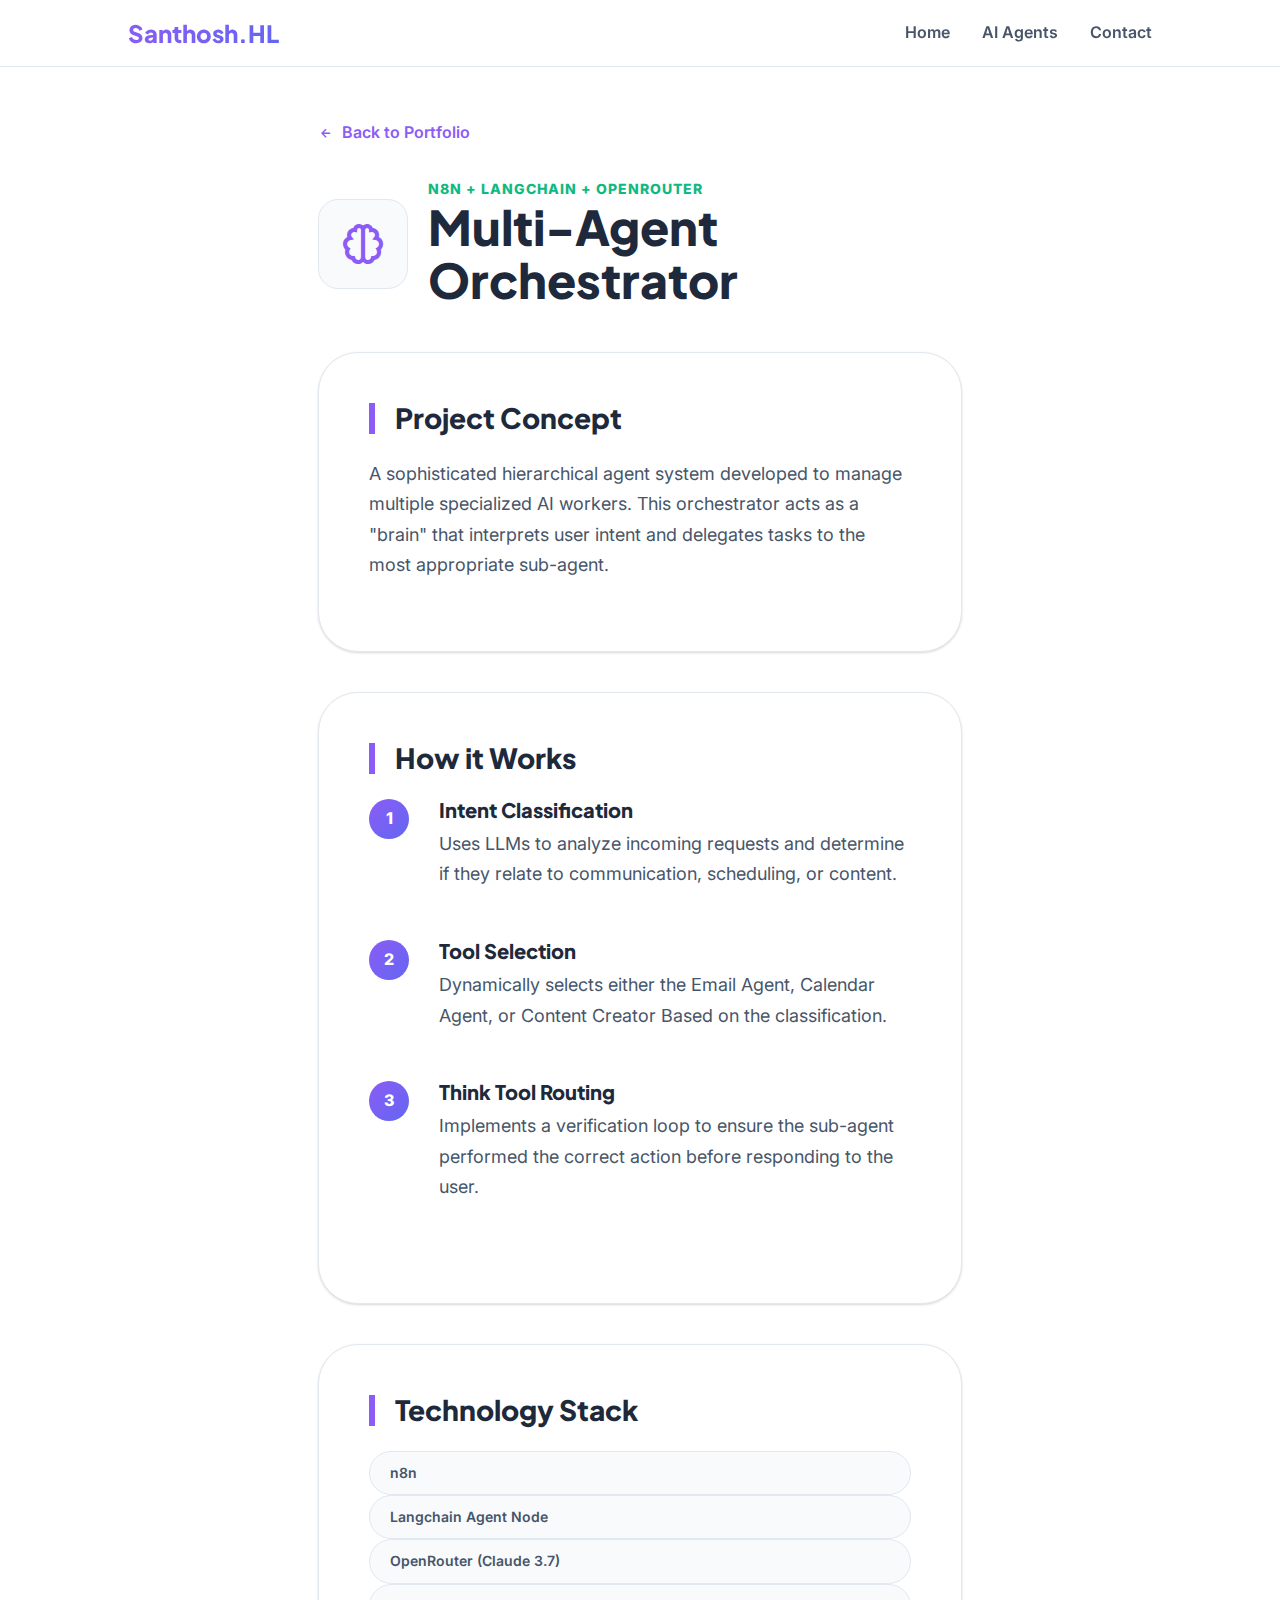
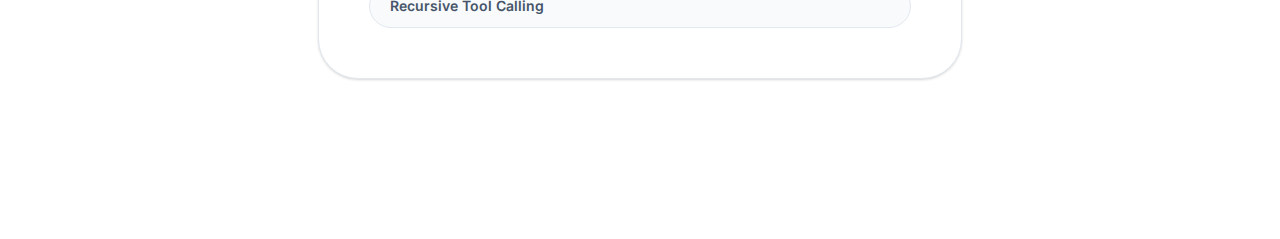
<file: agent-detail.html>
<!DOCTYPE html>
<html lang="en">

<head>
    <meta charset="UTF-8">
    <meta name="viewport" content="width=device-width, initial-scale=1.0">
    <title>AI Agent Details | Santhosh HL</title>
    <link rel="stylesheet" href="css/styles.css">
    <link href='https://unpkg.com/boxicons@2.1.4/css/boxicons.min.css' rel='stylesheet'>
    <style>
        .detail-container {
            padding-top: 120px;
            max-width: 900px;
            margin: 0 auto;
        }

        .back-btn {
            display: inline-flex;
            align-items: center;
            gap: 8px;
            color: var(--accent-primary);
            margin-bottom: 30px;
            font-weight: 600;
            cursor: pointer;
        }

        .agent-detail-header {
            display: flex;
            align-items: center;
            gap: 20px;
            margin-bottom: 40px;
        }

        .agent-detail-icon {
            font-size: 48px;
            color: var(--accent-primary);
            background: var(--bg-secondary);
            padding: 20px;
            border-radius: 20px;
            border: 1px solid var(--glass-border);
        }

        .agent-detail-title h1 {
            font-size: 48px;
            margin-bottom: 5px;
            font-family: 'Plus Jakarta Sans', sans-serif;
            font-weight: 800;
        }

        .agent-detail-title span {
            color: var(--accent-secondary);
            font-weight: 800;
            font-size: 14px;
            text-transform: uppercase;
            letter-spacing: 1px;
        }

        .detail-section {
            background: #fff;
            border: 1px solid var(--glass-border);
            padding: 50px;
            border-radius: 40px;
            margin-bottom: 40px;
            box-shadow: var(--shadow-sm);
        }

        .detail-section h2 {
            font-size: 28px;
            margin-bottom: 25px;
            color: var(--text-primary);
            border-left: 6px solid var(--accent-primary);
            padding-left: 20px;
            font-family: 'Plus Jakarta Sans', sans-serif;
        }

        .detail-section p {
            color: var(--text-secondary);
            margin-bottom: 20px;
            font-size: 18px;
            line-height: 1.7;
        }

        .workflow-step {
            display: flex;
            gap: 30px;
            margin-bottom: 30px;
        }

        .step-num {
            min-width: 40px;
            height: 40px;
            background: var(--gradient-main);
            border-radius: 50%;
            display: flex;
            align-items: center;
            justify-content: center;
            font-weight: 800;
            font-size: 16px;
            color: #fff;
        }

        .step-content h4 {
            font-size: 20px;
            margin-bottom: 8px;
            color: var(--text-primary);
            font-weight: 800;
        }

        .tech-pill {
            background: var(--bg-secondary);
            border: 1px solid var(--glass-border);
            padding: 10px 20px;
            border-radius: 100px;
            font-size: 14px;
            font-weight: 600;
            color: var(--text-secondary);
        }
    </style>
</head>

<body>
    <header>
        <nav>
            <div class="logo"><a href="index.html">Santhosh.HL</a></div>
            <div class="nav-menu">
                <ul>
                    <li><a href="index.html#home">Home</a></li>
                    <li><a href="index.html#agents">AI Agents</a></li>
                    <li><a href="index.html#contact">Contact</a></li>
                </ul>
            </div>
        </nav>
    </header>

    <section class="detail-container">
        <a href="index.html#agents" class="back-btn"><i class='bx bx-left-arrow-alt'></i> Back to Portfolio</a>

        <div id="agent-content">
            <!-- Content dynamically injected -->
        </div>
    </section>

    <script>
        const agentData = {
            'orchestrator': {
                title: 'Multi-Agent Orchestrator',
                tag: 'n8n + Langchain + OpenRouter',
                icon: 'bx-brain',
                description: 'A sophisticated hierarchical agent system developed to manage multiple specialized AI workers. This orchestrator acts as a "brain" that interprets user intent and delegates tasks to the most appropriate sub-agent.',
                workflow: [
                    { title: 'Intent Classification', desc: 'Uses LLMs to analyze incoming requests and determine if they relate to communication, scheduling, or content.' },
                    { title: 'Tool Selection', desc: 'Dynamically selects either the Email Agent, Calendar Agent, or Content Creator Based on the classification.' },
                    { title: 'Think Tool Routing', desc: 'Implements a verification loop to ensure the sub-agent performed the correct action before responding to the user.' }
                ],
                tech: ['n8n', 'Langchain Agent Node', 'OpenRouter (Claude 3.7)', 'Recursive Tool Calling']
            },
            'rag': {
                title: 'RAG FAQ Specialist',
                tag: 'Vector DB + Semantic Search',
                icon: 'bx-search-alt',
                description: 'A Retrieval-Augmented Generation system designed to eliminate AI hallucinations. It uses semantic search to find actual company data before generating an answer.',
                workflow: [
                    { title: 'Data Ingestion', desc: 'Monitors Google Drive for new documents, extracts text, and chunks it for processing.' },
                    { title: 'Embedding Generation', desc: 'Converts text chunks into high-dimensional vectors using OpenAI Embeddings.' },
                    { title: 'Vector Upsert', desc: 'Stores vectors in Pinecone for lightning-fast semantic retrieval.' },
                    { title: 'Contextual Response', desc: 'Retrieves the top 3 most relevant facts to the user query and provides a sourced answer.' }
                ],
                tech: ['Pinecone', 'OpenAI Embeddings', 'n8n Langchain Nodes', 'Google Drive Trigger']
            },
            'creative': {
                title: 'AI Content Producer',
                tag: 'Runway + Vision LLM',
                icon: 'bx-movie-play',
                description: 'A fully automated marketing materials engine. It transforms raw product data into professional studio photography and elegant marketing videos.',
                workflow: [
                    { title: 'Photography Prompting', desc: 'A specialized prompt engineer agent converts descriptions into photography-standard prompts.' },
                    { title: 'Image Generation', desc: 'Uses OpenAI DALL-E or Stable Diffusion to create high-end studio product shots.' },
                    { title: 'Video Synthesis', desc: 'Hooks into RunwayML Gen-3 API to animate the static image into a professional 3D turntable rotation video.' }
                ],
                tech: ['RunwayML API', 'OpenAI Vision', 'HTTP Request Flow', 'File Transformation']
            },
            'analyst': {
                title: 'Technical Analyst Agent',
                tag: 'Stock Analysis + Telegram',
                icon: 'bx-trending-up',
                description: 'An AI financial analyst that monitors markets and provides real-time technical analysis reports directly to a Telegram bot.',
                workflow: [
                    { title: 'Ticker Identification', desc: 'Identifies stock tickers and corresponding exchanges from natural language input.' },
                    { title: 'Chart Extraction', desc: 'Integrates with Chart-Img API to pull high-resolution TradingView charts with MACD and RSI indicators.' },
                    { title: 'Vision Analysis', desc: 'The AI uses its vision capabilities to "see" the chart patterns, support levels, and momentum trends.' }
                ],
                tech: ['Telegram Bot API', 'Vision LLMs', 'TradingView Integration', 'Financial Data APIs']
            },
            'scraping': {
                title: 'Web Intelligence Agent',
                tag: 'Firecrawl + Structured Data',
                icon: 'bx-data',
                description: 'A high-speed data extraction agent that can turn any website into a clean, structured JSON database for lead generation and market research.',
                workflow: [
                    { title: 'Crawl Coordination', desc: 'Uses Firecrawl to bypass bot detection and crawl entire domains deeply.' },
                    { title: 'Structured Extraction', desc: 'Applies LLM-based extraction templates to find specific data like quotes, prices, or contact info.' },
                    { title: 'Sync Processing', desc: 'Integrates with Apify for specific platform scraping (Google Maps, LinkedIn) when needed.' }
                ],
                tech: ['Firecrawl API', 'Apify Actors', 'Structured Output Parsing', 'JSON Schema']
            },
            'invoice': {
                title: 'Financial Operations Agent',
                tag: 'OCR + Database Automation',
                icon: 'bx-file',
                description: 'Streamlining business finance by automating the tedious task of manual invoice entry and tracking.',
                workflow: [
                    { title: 'Automatic Retrieval', desc: 'Detects new invoices arriving in a watched Google Drive folder or email inbox.' },
                    { title: 'OCR Extraction', desc: 'Extracts line items, tax IDs, dates, and amounts using Google Gemini Vision.' },
                    { title: 'System Sync', desc: 'Automatically populates Google Sheets or Supabase databases and notifies the accounting team via Gmail.' }
                ],
                tech: ['Google Gemini Pro', 'n8n OCR Nodes', 'Google Sheets API', 'Postgres/Supabase']
            },
            'newsletter': {
                title: 'AI Newsletter Master',
                tag: 'n8n + Perplexity + ConvertKit',
                icon: 'bx-news',
                description: 'A fully autonomous newsletter factory that scrapes top AI news, researches them deeply using Perplexity, generates high-quality copy, and drafts broadcasts in ConvertKit.',
                workflow: [
                    { title: 'Aggregate News', desc: 'Scrapes top news from various AI newsletters and sources via Gmail.' },
                    { title: 'AI Filtering', desc: 'GPT-4o selects the top 5 most revolutionary news points for a non-technical audience.' },
                    { title: 'Deep Research', desc: 'Perplexity AI researches each topic and retrieves reference links for internal citations.' },
                    { title: 'Distribution', desc: 'Claude 3.5 Sonnet writes the newsletter in HTML, which is then drafted into ConvertKit.' }
                ],
                tech: ['n8n', 'GPT-4o', 'Claude 3.5 Sonnet', 'Perplexity API', 'ConvertKit API']
            },
            'linkedin': {
                title: 'LinkedIn Content Multiplier',
                tag: 'Notion + AI Assistant + LinkedIn API',
                icon: 'bx-link-external',
                description: 'An automation that pulls scheduled content from Notion, reformats it for high engagement using AI, and automatically publishes it to LinkedIn with images.',
                workflow: [
                    { title: 'Notion Retrieval', desc: 'Monitor a Notion database for pages scheduled for today.' },
                    { title: 'AI Reformatting', desc: 'Uses OpenAI Assistants to re-write content with better paragraph breaks and engagement hooks.' },
                    { title: 'Automated Posting', desc: 'Fetches images and publishes directly to LinkedIn, then updates Notion status to "Done".' }
                ],
                tech: ['n8n', 'Notion API', 'OpenAI Assistant', 'LinkedIn API']
            },
            'blog_auto': {
                title: 'Autonomous Web Publisher',
                tag: 'Google Sheets + WordPress + DALL-E 3',
                icon: 'bx-edit',
                description: 'A sophisticated blog engine that plans, researches, writes, and publishes high-quality WordPress articles complete with AI-generated featured images.',
                workflow: [
                    { title: 'Topic Discovery', desc: 'Pulls search phrases and styles from a Google Sheets queue.' },
                    { title: 'Research & Write', desc: 'Tavily researches each section while GPT-4o writes content tailored to the audience.' },
                    { title: 'Visual Identity', desc: 'Generates high-end photographic cover images via DALL-E 3.' },
                    { title: 'WP Sync', desc: 'Uploads media, sets metadata, and creates WordPress drafts automatically.' }
                ],
                tech: ['Tavily API', 'GPT-4o', 'DALL-E 3', 'WordPress API', 'Google Sheets']
            },
            'seo_clusters': {
                title: 'SEO Keyword Strategist',
                tag: 'Perplexity + o1-mini + Internal Linking',
                icon: 'bx-stats',
                description: 'Advanced SEO workflow that takes keyword clusters and generates 2500+ word "world-class" blog posts with automated internal linking for maximum ranking power.',
                workflow: [
                    { title: 'Cluster Ingestion', desc: 'Grabs new keyword clusters and search intent from Google Sheets.' },
                    { title: 'Deep Planning', desc: 'Uses o1-mini and Perplexity for deep technical planning and research.' },
                    { title: 'Link Optimization', desc: 'Automatically finds internal linking opportunities from previous posts.' },
                    { title: 'SEO Metadata', desc: 'Generates optimized slugs, titles, and meta descriptions for the blog.' }
                ],
                tech: ['o1-mini', 'Claude 3.5 Sonnet', 'Perplexity API', 'n8n Set Nodes']
            },
            'seo_trends': {
                title: 'Trend-Jack SEO Agent',
                tag: 'Google Trends + DeepSeek-R1 + WordPress',
                icon: 'bx-trending-up',
                description: 'An agent that monitors Google Trends for rising AI topics, analyzes them with DeepSeek-R1, and writes timely news-style blog posts to capture traffic spikes.',
                workflow: [
                    { title: 'Trend Monitoring', desc: 'Uses SerpAPI to monitor Google Trends for rising queries and search volume.' },
                    { title: 'DeepSeek Analysis', desc: 'DeepSeek-R1 identifies the most relevant trend for the brand.' },
                    { title: 'News Writing', desc: 'Claude writes high-quality, news-style posts (1500+ words) based on trendy research.' },
                    { title: 'Rapid Publishing', desc: 'Drafts the post on WordPress with trendy cover images and metadata.' }
                ],
                tech: ['DeepSeek-R1', 'Claude 3.5 Sonnet', 'SerpAPI (Trends)', 'WordPress API']
            },
            'seo_audit': {
                title: 'Real-time SEO Auditor',
                tag: 'Ollama (Gemma) + Sitemap Scraping',
                icon: 'bx-check-shield',
                description: 'A technical SEO tool that crawls sitemaps, checks page statuses, and uses local LLMs (Ollama) to perform site audits for best practices.',
                workflow: [
                    { title: 'Crawl & Fetch', desc: 'Pulls sitemaps and fetches HTML from various site pages in seconds.' },
                    { title: 'Tag Extraction', desc: 'Uses custom JS to extract title, meta, and H1 tags from the HTML source.' },
                    { title: 'Local AI Audit', desc: 'Sends HTML to a local Ollama instance (Gemma) for private SEO analysis.' },
                    { title: 'Health Check', desc: 'Verifies HTTP status codes and sitemap integrity for overall site health.' }
                ],
                tech: ['Ollama (Gemma)', 'n8n HTTP Node', 'JavaScript Function Node', 'Sitemap Parser']
            }
        };

        const params = new URLSearchParams(window.location.search);
        const agentId = params.get('id');
        const data = agentData[agentId] || agentData['orchestrator'];

        const contentHtml = `
            <div class="agent-detail-header">
                <i class='bx ${data.icon} agent-detail-icon'></i>
                <div class="agent-detail-title">
                    <span>${data.tag}</span>
                    <h1>${data.title}</h1>
                </div>
            </div>

            <div class="detail-section">
                <h2>Project Concept</h2>
                <p>${data.description}</p>
            </div>

            <div class="detail-section">
                <h2>How it Works</h2>
                <div class="workflow-steps">
                    ${data.workflow.map((step, index) => `
                        <div class="workflow-step">
                            <div class="step-num">${index + 1}</div>
                            <div class="step-content">
                                <h4>${step.title}</h4>
                                <p>${step.desc}</p>
                            </div>
                        </div>
                    `).join('')}
                </div>
            </div>

            <div class="detail-section">
                <h2>Technology Stack</h2>
                <div class="tech-stack-pills">
                    ${data.tech.map(t => `<div class="tech-pill">${t}</div>`).join('')}
                </div>
            </div>
        `;
        document.getElementById('agent-content').innerHTML = contentHtml;
    </script>
</body>

</html>
</file>
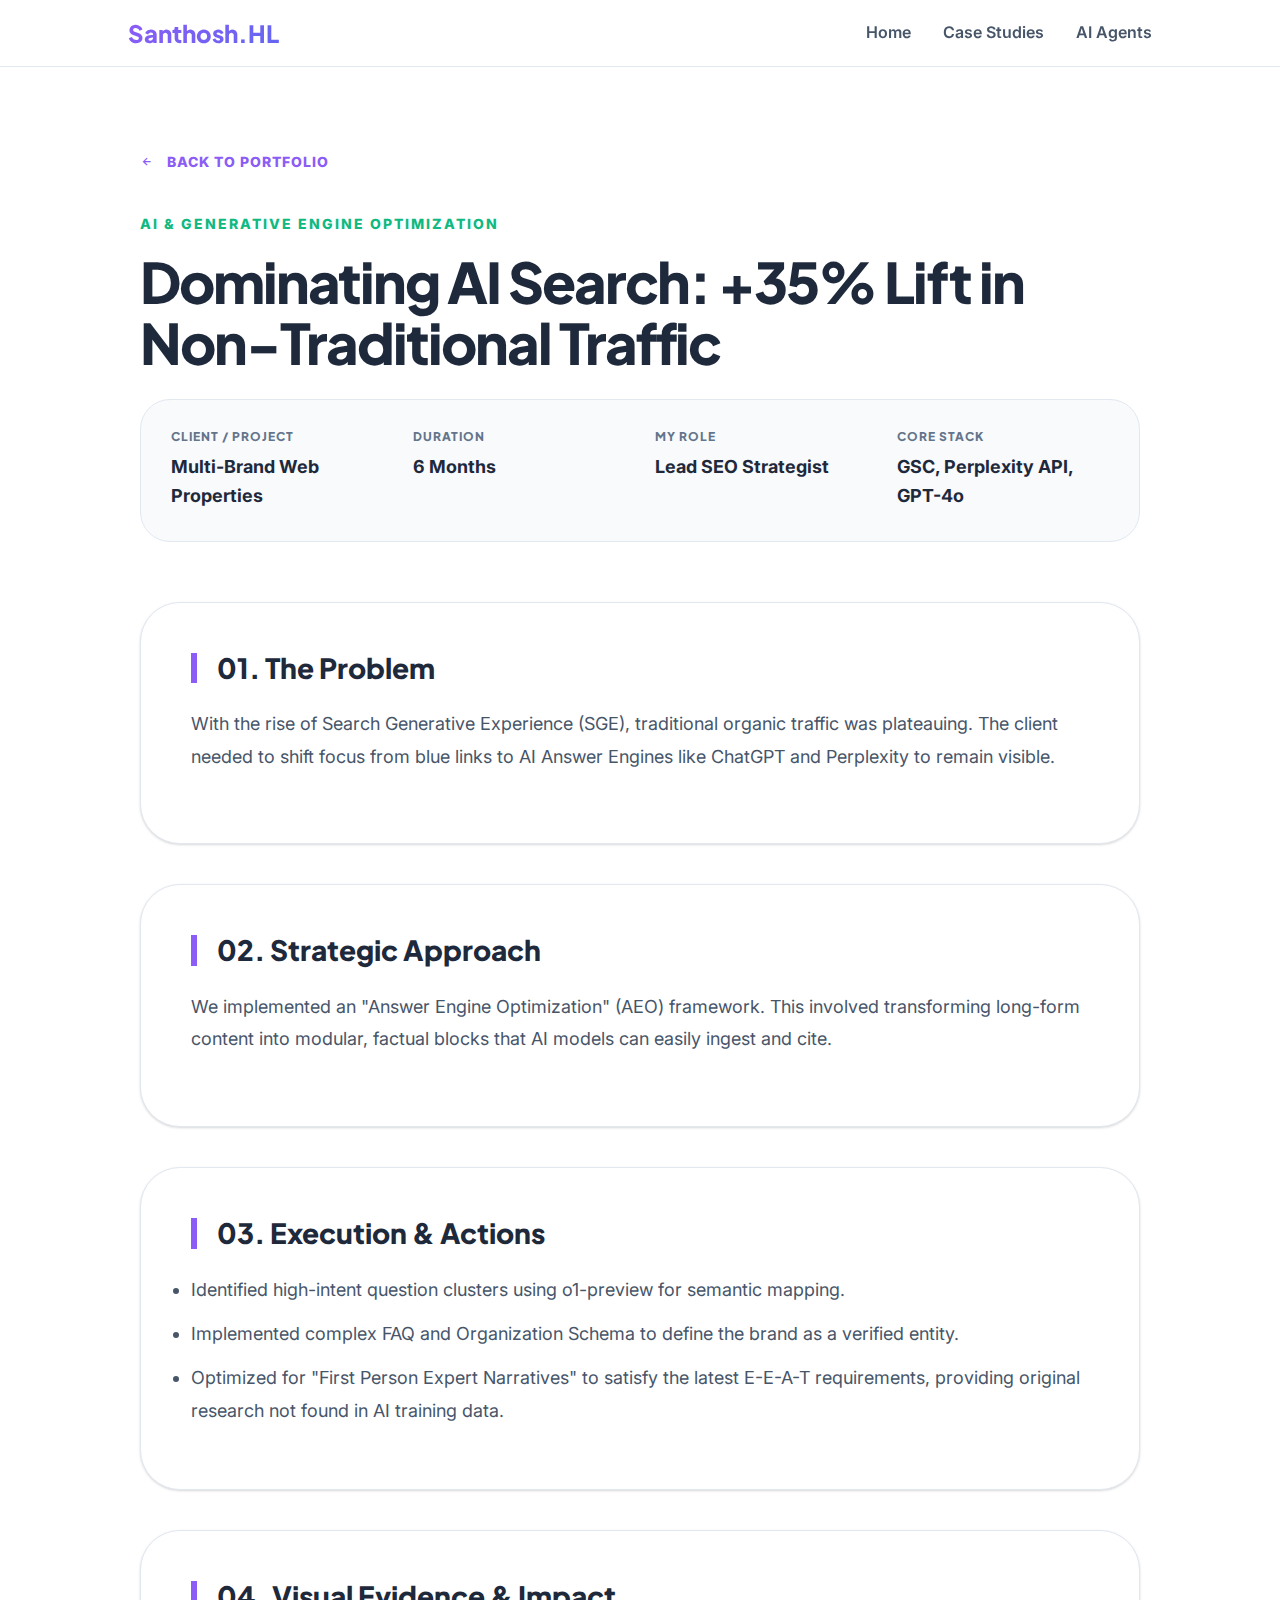
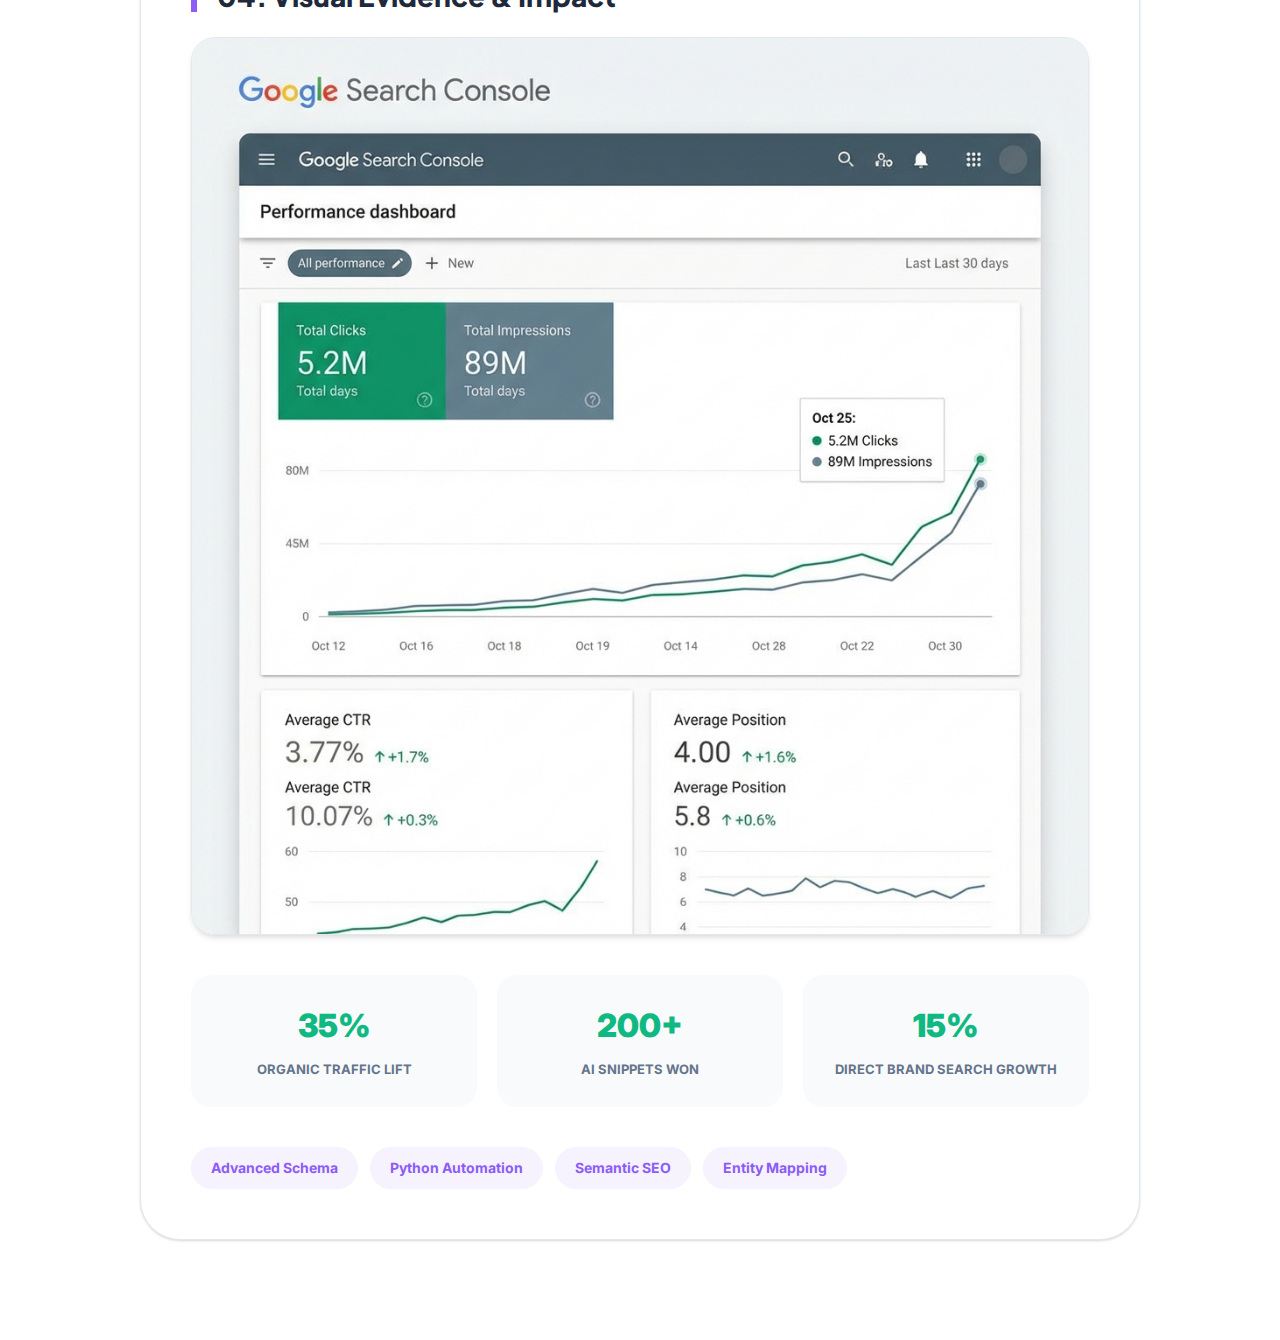
<file: project-detail.html>
<!DOCTYPE html>
<html lang="en">

<head>
    <meta charset="UTF-8">
    <meta name="viewport" content="width=device-width, initial-scale=1.0">
    <title>Project Details | Santhosh HL</title>
    <link rel="stylesheet" href="css/styles.css">
    <link href='https://unpkg.com/boxicons@2.1.4/css/boxicons.min.css' rel='stylesheet'>
    <style>
        .detail-container {
            padding-top: 150px;
            max-width: 1000px;
            margin: 0 auto;
            padding-bottom: 100px;
        }

        .back-btn {
            display: inline-flex;
            align-items: center;
            gap: 12px;
            color: var(--accent-primary);
            margin-bottom: 40px;
            font-weight: 800;
            text-transform: uppercase;
            letter-spacing: 1px;
            font-size: 14px;
        }

        .project-header {
            margin-bottom: 60px;
        }

        .project-category {
            color: var(--accent-secondary);
            font-weight: 800;
            text-transform: uppercase;
            letter-spacing: 2px;
            font-size: 14px;
            margin-bottom: 15px;
            display: block;
        }

        .project-header h1 {
            font-size: clamp(32px, 5vw, 56px);
            margin-bottom: 25px;
            letter-spacing: -2px;
        }

        .project-meta-grid {
            display: grid;
            grid-template-columns: repeat(auto-fit, minmax(200px, 1fr));
            gap: 30px;
            padding: 30px;
            background: var(--bg-secondary);
            border-radius: 30px;
            border: 1px solid var(--glass-border);
        }

        .meta-item h4 {
            font-size: 12px;
            color: var(--text-dim);
            text-transform: uppercase;
            letter-spacing: 1px;
            margin-bottom: 10px;
        }

        .meta-item p {
            font-weight: 700;
            color: var(--text-primary);
            font-size: 18px;
        }

        .project-body {
            display: grid;
            grid-template-columns: 1fr;
            gap: 40px;
        }

        .case-section {
            background: #fff;
            border: 1px solid var(--glass-border);
            padding: 50px;
            border-radius: 40px;
            box-shadow: var(--shadow-sm);
        }

        .case-section h2 {
            font-size: 28px;
            margin-bottom: 25px;
            color: var(--text-primary);
            border-left: 6px solid var(--accent-primary);
            padding-left: 20px;
            font-family: 'Plus Jakarta Sans', sans-serif;
            font-weight: 800;
        }

        .case-section p {
            color: var(--text-secondary);
            font-size: 18px;
            line-height: 1.8;
            margin-bottom: 20px;
        }

        .impact-grid {
            display: grid;
            grid-template-columns: repeat(auto-fit, minmax(150px, 1fr));
            gap: 20px;
            margin-top: 30px;
        }

        .impact-card {
            background: var(--bg-secondary);
            padding: 25px;
            border-radius: 20px;
            text-align: center;
        }

        .impact-value {
            display: block;
            font-size: 32px;
            font-weight: 900;
            color: var(--accent-secondary);
            margin-bottom: 5px;
        }

        .impact-label {
            font-size: 13px;
            font-weight: 700;
            color: var(--text-dim);
            text-transform: uppercase;
        }

        .tech-tags {
            display: flex;
            flex-wrap: wrap;
            gap: 12px;
            margin-top: 20px;
        }

        .tech-tag {
            background: var(--accent-soft);
            color: var(--accent-primary);
            padding: 10px 20px;
            border-radius: 100px;
            font-size: 14px;
            font-weight: 700;
        }

        @media (max-width: 768px) {
            .case-section {
                padding: 30px;
            }
        }
    </style>
</head>

<body>
    <header>
        <nav>
            <div class="logo"><a href="index.html">Santhosh.HL</a></div>
            <div class="nav-menu">
                <ul>
                    <li><a href="index.html#home">Home</a></li>
                    <li><a href="index.html#projects">Case Studies</a></li>
                    <li><a href="index.html#agents">AI Agents</a></li>
                </ul>
            </div>
        </nav>
    </header>

    <main class="detail-container">
        <a href="index.html#projects" class="back-btn"><i class='bx bx-left-arrow-alt'></i> Back to Portfolio</a>

        <div id="project-content">
            <!-- Dynamic Content -->
        </div>
    </main>

    <script>
        const projectData = {
            'geo-case-study': {
                category: 'AI & Generative Engine Optimization',
                title: 'Dominating AI Search: +35% Lift in Non-Traditional Traffic',
                vitals: {
                    client: 'Multi-Brand Web Properties',
                    duration: '6 Months',
                    role: 'Lead SEO Strategist',
                    tools: 'GSC, Perplexity API, GPT-4o'
                },
                image: 'images/gsc-growth.png',
                problem: 'With the rise of Search Generative Experience (SGE), traditional organic traffic was plateauing. The client needed to shift focus from blue links to AI Answer Engines like ChatGPT and Perplexity to remain visible.',
                strategy: 'We implemented an "Answer Engine Optimization" (AEO) framework. This involved transforming long-form content into modular, factual blocks that AI models can easily ingest and cite.',
                actions: [
                    'Identified high-intent question clusters using o1-preview for semantic mapping.',
                    'Implemented complex FAQ and Organization Schema to define the brand as a verified entity.',
                    'Optimized for "First Person Expert Narratives" to satisfy the latest E-E-A-T requirements, providing original research not found in AI training data.'
                ],
                results: {
                    '35%': 'Organic Traffic Lift',
                    '200+': 'AI Snippets Won',
                    '15%': 'Direct Brand Search Growth'
                },
                tech: ['Advanced Schema', 'Python Automation', 'Semantic SEO', 'Entity Mapping']
            },
            'tech-seo-audit': {
                category: 'Modern Technical SEO',
                title: 'Infrastructure Overhaul: Solving the JavaScript Rendering Puzzle',
                vitals: {
                    client: 'Enterprise SaaS Provider',
                    duration: '3 Months',
                    role: 'Technical SEO Auditor',
                    tools: 'Screaming Frog, GSC, PageSpeed Insights'
                },
                image: 'images/lighthouse-audit.png',
                problem: 'A heavy JavaScript framework was causing vital content to remain un-indexed. Core Web Vitals were failing, specifically the new INP (Interaction to Next Paint) metric, impacting mobile rankings.',
                strategy: 'Conducted a deep-dive rendering audit to identify bottlenecks in the DOM construction. Implemented a server-side rendering (SSR) hybrid model for key landing pages.',
                actions: [
                    'Used Screaming Frog with JS rendering to map out content "blind spots".',
                    'Optimized critical rendering paths and debloated heavy script bundles to improve INP by 40%.',
                    'Fixed recursive canonical loops that were wasting crawl budget across 5,000+ pages.'
                ],
                results: [
                    { val: '40%', label: 'INP Improvement' },
                    { val: '98/100', label: 'Lighthouse Score' },
                    { val: '60%', label: 'Indexation Rate Increase' }
                ],
                tech: ['JavaScript SEO', 'Core Web Vitals', 'SSR Implementation', 'Crawl Budget Ops'],
                isListResult: true
            },
            'content-velocity': {
                category: 'Automated Content Ecosystems',
                title: 'Scaling Authority: From 10 to 200+ Articles Per Month',
                vitals: {
                    client: 'B2B Tech Publisher',
                    duration: '4 Months',
                    role: 'AI Orchestrator',
                    tools: 'n8n, DALL-E 3, WordPress API'
                },
                image: 'images/velocity-dashboard.png',
                problem: 'The editorial team was limited by manual research and writing speed, capped at 10 high-quality articles per month. They needed to scale production without sacrificing E-E-A-T or brand voice.',
                strategy: 'Built a human-in-the-loop (HITL) AI factory. The system handled research, drafting, and image generation, while humans focused on final strategic editing and fact-checking.',
                actions: [
                    'Developed a custom n8n agent that pulls search intent from GSC and builds semantic content briefs.',
                    'Integrated GPT-4o for drafting with "Brand Voice Enforcer" prompts to ensure style consistency.',
                    'Automated DALL-E 3 image generation for unique, non-stock cover visuals for every post.'
                ],
                results: {
                    '20x': 'Production Speed Increase',
                    '60%': 'Manual Labor Reduction',
                    '45%': 'Keyword Coverage Growth'
                },
                tech: ['n8n Orchestration', 'WordPress Automation', 'Image APIs', 'Voice Modeling']
            }
        };

        const params = new URLSearchParams(window.location.search);
        const projectId = params.get('id');
        const data = projectData[projectId] || projectData['geo-case-study'];

        const contentDiv = document.getElementById('project-content');

        let actionsHtml = '';
        if (Array.isArray(data.actions)) {
            actionsHtml = '<ul>' + data.actions.map(a => `<li style="margin-bottom: 12px;">${a}</li>`).join('') + '</ul>';
        }

        let resultsHtml = '';
        if (data.isListResult) {
            resultsHtml = data.results.map(r => `
                <div class="impact-card">
                    <span class="impact-value">${r.val}</span>
                    <span class="impact-label">${r.label}</span>
                </div>
            `).join('');
        } else {
            resultsHtml = Object.entries(data.results).map(([val, label]) => `
                <div class="impact-card">
                    <span class="impact-value">${val}</span>
                    <span class="impact-label">${label}</span>
                </div>
            `).join('');
        }

        contentDiv.innerHTML = `
            <div class="project-header">
                <span class="project-category">${data.category}</span>
                <h1>${data.title}</h1>
                <div class="project-meta-grid">
                    <div class="meta-item">
                        <h4>Client / Project</h4>
                        <p>${data.vitals.client}</p>
                    </div>
                    <div class="meta-item">
                        <h4>Duration</h4>
                        <p>${data.vitals.duration}</p>
                    </div>
                    <div class="meta-item">
                        <h4>My Role</h4>
                        <p>${data.vitals.role}</p>
                    </div>
                    <div class="meta-item">
                        <h4>Core Stack</h4>
                        <p>${data.vitals.tools}</p>
                    </div>
                </div>
            </div>

            <div class="project-body">
                <div class="case-section">
                    <h2>01. The Problem</h2>
                    <p>${data.problem}</p>
                </div>

                <div class="case-section">
                    <h2>02. Strategic Approach</h2>
                    <p>${data.strategy}</p>
                </div>

                <div class="case-section">
                    <h2>03. Execution & Actions</h2>
                    <div style="color: var(--text-secondary); font-size: 18px; line-height: 1.8;">
                        ${actionsHtml}
                    </div>
                </div>

                <div class="case-section">
                    <h2>04. Visual Evidence & Impact</h2>
                    <div style="margin-bottom: 40px; border-radius: 24px; overflow: hidden; border: 1px solid var(--glass-border); box-shadow: var(--shadow-md);">
                        <img src="${data.image}" alt="Performance Evidence" style="width: 100%; display: block;">
                    </div>
                    <div class="impact-grid">
                        ${resultsHtml}
                    </div>
                    <div class="tech-tags" style="margin-top: 40px;">
                        ${data.tech.map(t => `<span class="tech-tag">${t}</span>`).join('')}
                    </div>
                </div>
            </div>
        `;
    </script>
</body>

</html>
</file>
<file: css/styles.css>
@import url('https://fonts.googleapis.com/css2?family=Plus+Jakarta+Sans:wght@400;500;600;700;800&family=Inter:wght@300;400;500;600&display=swap');

:root {
  /* 2026 'Creative Strategist' Palette (Human-Centric & Soft) */
  --bg-primary: #FFFFFF;
  --bg-secondary: #F8FAFC;
  --text-primary: #1E293B;
  /* Dark Slate Blue style */
  --text-secondary: #475569;
  --text-dim: #64748B;

  --accent-primary: #8B5CF6;
  /* Digital Lavender */
  --accent-secondary: #10B981;
  /* Emerald Green for growth */
  --accent-soft: rgba(139, 92, 246, 0.08);

  --glass-bg: rgba(255, 255, 255, 0.8);
  --glass-border: #E2E8F0;

  --gradient-main: linear-gradient(135deg, #8B5CF6 0%, #6366F1 100%);
  --gradient-growth: linear-gradient(135deg, #10B981 0%, #059669 100%);

  --shadow-sm: 0 1px 3px 0 rgba(0, 0, 0, 0.1), 0 1px 2px 0 rgba(0, 0, 0, 0.06);
  --shadow-md: 0 4px 6px -1px rgba(0, 0, 0, 0.1), 0 2px 4px -1px rgba(0, 0, 0, 0.06);
  --shadow-lg: 0 10px 15px -3px rgba(0, 0, 0, 0.1), 0 4px 6px -2px rgba(0, 0, 0, 0.05);
}

* {
  margin: 0;
  padding: 0;
  box-sizing: border-box;
}

html {
  scroll-behavior: smooth;
}

body {
  background-color: var(--bg-primary);
  color: var(--text-primary);
  font-family: 'Inter', sans-serif;
  line-height: 1.6;
  overflow-x: hidden;
  -webkit-font-smoothing: antialiased;
}

/* Scrollbar */
::-webkit-scrollbar {
  width: 8px;
}

::-webkit-scrollbar-track {
  background: var(--bg-dark);
}

::-webkit-scrollbar-thumb {
  background: var(--glass-border);
  border-radius: 10px;
}

::-webkit-scrollbar-thumb:hover {
  background: var(--accent-secondary);
}

h1,
h2,
h3,
h4,
.logo {
  font-family: 'Plus Jakarta Sans', sans-serif;
  font-weight: 800;
  line-height: 1.1;
  color: var(--text-primary);
}

section {
  padding: 120px 10%;
  min-height: 100vh;
  display: flex;
  flex-direction: column;
  justify-content: center;
}

a {
  text-decoration: none;
  color: inherit;
  transition: all 0.3s cubic-bezier(0.4, 0, 0.2, 1);
}

/* Navigation */
header {
  position: fixed;
  top: 0;
  width: 100%;
  padding: 20px 10%;
  z-index: 1000;
  background: rgba(255, 255, 255, 0.85);
  backdrop-filter: blur(12px);
  border-bottom: 1px solid var(--glass-border);
}

nav {
  display: flex;
  justify-content: space-between;
  align-items: center;
}

.logo a {
  font-size: 24px;
  font-weight: 800;
  background: var(--gradient-main);
  -webkit-background-clip: text;
  background-clip: text;
  -webkit-text-fill-color: transparent;
}

.hamburger {
  display: none;
  font-size: 24px;
  cursor: pointer;
  color: var(--text-secondary);
}

.nav-menu {
  display: flex;
  align-items: center;
}

.nav-menu ul {
  display: flex;
  list-style: none;
  gap: 32px;
}

.nav-menu a {
  font-size: 16px;
  font-weight: 600;
  color: var(--text-secondary);
}

.nav-menu a:hover {
  color: var(--accent-primary);
}

.nav-resume-btn {
  margin-left: 30px;
  color: white !important;
}

/* Hero Section 2026 Styles */
#home {
  background: radial-gradient(circle at 10% 10%, var(--accent-soft) 0%, transparent 40%),
    radial-gradient(circle at 90% 90%, rgba(16, 185, 129, 0.05) 0%, transparent 40%);
  overflow: hidden;
}

.hero-container {
  display: flex;
  justify-content: center;
  align-items: center;
  text-align: center;
  min-height: 80vh;
  width: 100%;
}

.hero-content-full {
  max-width: 900px;
  display: flex;
  flex-direction: column;
  align-items: center;
}

.hero-tag {
  background: var(--accent-soft);
  color: var(--accent-primary);
  display: inline-block;
  padding: 10px 20px;
  border-radius: 100px;
  font-weight: 800;
  font-size: 14px;
  margin-bottom: 30px;
  text-transform: uppercase;
  letter-spacing: 1.5px;
}

#home h1 {
  font-size: clamp(48px, 6vw, 84px);
  margin-bottom: 30px;
  letter-spacing: -3px;
  line-height: 1;
}

.hero-description {
  font-size: 20px;
  color: var(--text-secondary);
  max-width: 600px;
  margin-bottom: 40px;
  font-weight: 500;
}

.hero-metrics {
  display: flex;
  justify-content: center;
  gap: 60px;
  margin-bottom: 50px;
  padding: 30px 0;
  border-top: 1px solid var(--glass-border);
  border-bottom: 1px solid var(--glass-border);
  width: 100%;
}

.metric-item {
  display: flex;
  flex-direction: column;
}

.metric-value {
  font-size: 32px;
  font-weight: 900;
  color: var(--accent-secondary);
  line-height: 1.2;
}

.metric-label {
  font-size: 12px;
  font-weight: 700;
  color: var(--text-dim);
  text-transform: uppercase;
  letter-spacing: 1px;
}

.hero-cta {
  display: flex;
  align-items: center;
  gap: 30px;
}

.btn-primary {
  padding: 18px 40px;
  background: var(--gradient-main);
  color: #fff;
  border-radius: 100px;
  font-weight: 700;
  font-size: 16px;
  box-shadow: 0 10px 30px rgba(139, 92, 246, 0.3);
  display: inline-block;
}

.btn-primary:hover {
  transform: translateY(-5px);
  box-shadow: 0 15px 40px rgba(139, 92, 246, 0.4);
}

.btn-link {
  font-weight: 700;
  color: var(--text-primary);
  display: flex;
  align-items: center;
  gap: 10px;
}

.btn-link:hover {
  color: var(--accent-primary);
  gap: 15px;
}

/* Profiles & Badges */
.hero-right {
  display: flex;
  justify-content: flex-end;
}

.premium-image-wrapper {
  position: relative;
  width: 400px;
  height: 500px;
}

.profile-hero-img {
  width: 100%;
  height: 100%;
  object-fit: cover;
  border-radius: 40px;
  box-shadow: var(--shadow-lg);
}

.floating-badge {
  position: absolute;
  bottom: 40px;
  right: -20px;
  background: #fff;
  padding: 15px 25px;
  border-radius: 20px;
  display: flex;
  align-items: center;
  gap: 12px;
  box-shadow: var(--shadow-lg);
  border: 1px solid var(--glass-border);
}

.floating-badge i {
  color: var(--accent-secondary);
  font-size: 24px;
}

.floating-badge span {
  font-weight: 800;
  font-size: 14px;
}

.btn:hover {
  transform: translateY(-3px);
  box-shadow: 0 15px 30px rgba(79, 172, 254, 0.4);
}

.right {
  flex: 1;
  position: relative;
  display: flex;
  justify-content: center;
  align-items: center;
}

.profile-container {
  position: relative;
  width: 400px;
  height: 400px;
  z-index: 1;
}

.profile-img {
  width: 100%;
  height: 100%;
  object-fit: cover;
  border-radius: 30px;
  border: 1px solid var(--glass-border);
}

.blob {
  position: absolute;
  top: 50%;
  left: 50%;
  width: 500px;
  height: 500px;
  background: radial-gradient(circle, var(--accent-secondary) 0%, transparent 70%);
  transform: translate(-50%, -50%);
  filter: blur(60px);
  opacity: 0.2;
  z-index: -1;
  animation: pulse 8s infinite alternate;
}

@keyframes pulse {
  from {
    transform: translate(-50%, -50%) scale(1);
  }

  to {
    transform: translate(-50%, -50%) scale(1.2);
  }
}

.section-header {
  text-align: left;
  margin-bottom: 80px;
}

.section-header h1 {
  font-size: 56px;
  font-weight: 900;
  margin-bottom: 20px;
  letter-spacing: -2px;
}

.section-header p {
  color: var(--text-secondary);
  font-size: 20px;
  max-width: 700px;
  font-weight: 500;
}

/* AI Agents Grid */
.agents-grid {
  display: grid;
  grid-template-columns: repeat(auto-fill, minmax(350px, 1fr));
  gap: 30px;
}

.agent-card {
  background: #fff;
  border: 1px solid var(--glass-border);
  padding: 45px;
  border-radius: 40px;
  transition: all 0.5s cubic-bezier(0.19, 1, 0.22, 1);
  display: flex;
  flex-direction: column;
  gap: 25px;
  position: relative;
  box-shadow: var(--shadow-sm);
  min-height: 400px;
  width: 350px;
}

.agent-card:hover {
  transform: translateY(-15px);
  border-color: var(--accent-primary);
  box-shadow: var(--shadow-lg);
}

.agent-icon {
  width: 75px;
  height: 75px;
  background: var(--accent-soft);
  border-radius: 20px;
  display: flex;
  align-items: center;
  justify-content: center;
  font-size: 36px;
  color: var(--accent-primary);
  margin-bottom: 5px;
}

.agent-card h3 {
  font-size: 26px;
  font-weight: 800;
  color: var(--text-primary);
  letter-spacing: -0.5px;
}

.agent-card p {
  color: var(--text-secondary);
  font-size: 17px;
  line-height: 1.6;
}

.success-metric {
  display: inline-flex;
  align-items: center;
  gap: 8px;
  background: #10B98110;
  color: var(--accent-secondary);
  padding: 8px 16px;
  border-radius: 100px;
  font-size: 14px;
  font-weight: 800;
  width: fit-content;
}

.agent-tag {
  margin-top: auto;
  font-size: 13px;
  font-weight: 800;
  text-transform: uppercase;
  letter-spacing: 1.5px;
  color: var(--text-dim);
  border-top: 1px solid var(--glass-border);
  padding-top: 25px;
}

.agent-link {
  text-decoration: none;
  display: block;
  color: inherit;
}

.view-details {
  display: inline-flex;
  align-items: center;
  gap: 5px;
  font-size: 14px;
  font-weight: 600;
  color: var(--accent-primary);
  margin-top: 10px;
  opacity: 0.8;
  transition: all 0.3s ease;
}

.agent-card:hover .view-details {
  opacity: 1;
  gap: 10px;
}

/* Experience Cards */
.experience-list {
  display: flex;
  flex-direction: column;
  gap: 30px;
}

.exp-card {
  background: var(--glass-bg);
  border: 1px solid var(--glass-border);
  padding: 40px;
  border-radius: 20px;
  transition: all 0.3s ease;
}

.exp-card:hover {
  border-color: var(--accent-primary);
  background: rgba(255, 255, 255, 0.05);
}

/* Experience Section Styles */
.experience-list {
  display: flex;
  flex-direction: column;
  gap: 40px;
}

.exp-card {
  padding: 50px;
  background: var(--bg-secondary);
  border-radius: 40px;
  border: 1px solid var(--glass-border);
  transition: all 0.4s ease;
}

.exp-card:hover {
  background: #fff;
  transform: translateX(10px);
  box-shadow: var(--shadow-lg);
  border-color: var(--accent-primary);
}

.exp-header {
  display: flex;
  justify-content: space-between;
  align-items: flex-start;
  margin-bottom: 35px;
}

.exp-title h3 {
  font-size: clamp(24px, 4vw, 32px);
  color: var(--text-primary);
  margin-bottom: 8px;
}

.exp-title p {
  font-size: 20px;
  color: var(--accent-primary);
  font-weight: 700;
}

.exp-date {
  background: var(--accent-soft);
  color: var(--accent-primary);
  padding: 8px 18px;
  border-radius: 100px;
  font-size: 14px;
  font-weight: 800;
}

.exp-bullets {
  list-style: none;
}

.exp-bullets li {
  position: relative;
  padding-left: 30px;
  margin-bottom: 18px;
  color: var(--text-secondary);
  font-size: 17px;
  line-height: 1.6;
}

.exp-bullets li::before {
  content: '✓';
  position: absolute;
  left: 0;
  color: var(--accent-secondary);
  font-weight: 900;
}

.exp-bullets li strong {
  color: var(--text-primary);
  font-weight: 800;
}

/* Skills Grid Layout */
.skills-container {
  display: grid;
  grid-template-columns: repeat(auto-fill, minmax(280px, 1fr));
  gap: 30px;
  perspective: 1500px;
}

/* Skills Card - Light Theme Refinement */
.skill-card {
  position: relative;
  width: 100%;
  height: 220px;
  cursor: pointer;
  perspective: 1000px;
  transform-style: preserve-3d;
  transition: transform 0.8s cubic-bezier(0.4, 0, 0.2, 1);
}

.skill-card:hover {
  transform: rotateY(180deg);
}

.skill-front,
.skill-back {
  position: absolute;
  width: 100%;
  height: 100%;
  backface-visibility: hidden;
  border-radius: 32px;
  display: flex;
  flex-direction: column;
  align-items: center;
  justify-content: center;
  padding: 40px;
  border: 1px solid var(--glass-border);
  background: #fff;
  box-shadow: var(--shadow-sm);
}

.skill-front i {
  font-size: 56px;
  background: var(--gradient-main);
  -webkit-background-clip: text;
  background-clip: text;
  -webkit-text-fill-color: transparent;
  margin-bottom: 20px;
}

.skill-front h3 {
  font-size: 22px;
  color: var(--text-primary);
  font-weight: 800;
}

.skill-back {
  background: var(--bg-secondary);
  transform: rotateY(180deg);
  text-align: center;
  border-color: var(--accent-primary);
}

.skill-back h4 {
  color: var(--accent-primary);
  font-size: 14px;
  text-transform: uppercase;
  margin-bottom: 12px;
  letter-spacing: 1px;
}

.skill-back p {
  color: var(--text-secondary);
  font-size: 15px;
  font-weight: 500;
}

/* Education & Certs */
#education {
  background: rgba(255, 255, 255, 0.02);
}

.edu-grid {
  display: grid;
  grid-template-columns: 1fr 1fr;
  gap: 40px;
}

.edu-item,
.cert-item {
  background: var(--glass-bg);
  border: 1px solid var(--glass-border);
  padding: 30px;
  border-radius: 20px;
}

.edu-item h3,
.cert-item h3 {
  color: var(--accent-primary);
  margin-bottom: 10px;
}

/* Contact Section */
#contact {
  text-align: center;
}

.contact-container {
  max-width: 800px;
  margin: 0 auto;
  background: var(--glass-bg);
  padding: 60px;
  border-radius: 30px;
  border: 1px solid var(--glass-border);
}

.contact-grid {
  display: grid;
  grid-template-columns: repeat(2, 1fr);
  gap: 20px;
  margin-bottom: 30px;
}

.contact-item {
  display: flex;
  flex-direction: column;
  gap: 5px;
  align-items: center;
}

.contact-item span:first-child {
  color: var(--accent-primary);
  font-weight: 600;
}

.contact-form-inner {
  display: flex;
  flex-direction: column;
  gap: 15px;
}

.contact-form-inner input,
.contact-form-inner textarea {
  background: var(--bg-secondary);
  border: 1px solid var(--glass-border);
  padding: 18px 25px;
  border-radius: 16px;
  color: var(--text-primary);
  width: 100%;
  font-family: 'Inter', sans-serif;
  font-size: 16px;
}

.contact-form-inner input:focus {
  outline: none;
  border-color: var(--accent-primary);
}

/* Toolbox / Tech Stack Section */
.stack-grid {
  display: grid;
  grid-template-columns: repeat(auto-fit, minmax(280px, 1fr));
  gap: 30px;
}

.stack-category {
  background: #fff;
  padding: 40px;
  border-radius: 32px;
  border: 1px solid var(--glass-border);
  box-shadow: var(--shadow-sm);
  transition: all 0.4s cubic-bezier(0.19, 1, 0.22, 1);
}

.stack-category:hover {
  transform: translateY(-8px);
  box-shadow: var(--shadow-lg);
  border-color: var(--accent-primary);
}

.stack-category h4 {
  font-size: 14px;
  color: var(--accent-primary);
  text-transform: uppercase;
  letter-spacing: 2px;
  margin-bottom: 25px;
  font-weight: 800;
}

.stack-items {
  display: flex;
  flex-wrap: wrap;
  gap: 12px;
}

/* Footer Section */
footer {
  padding: 80px 10%;
  background: var(--bg-secondary);
  border-top: 1px solid var(--glass-border);
  text-align: center;
}

.footer-content p {
  color: var(--text-dim);
  font-size: 14px;
  margin-bottom: 8px;
  font-weight: 500;
}

/* --- MOBILE RESPONSIVENESS (2026 STANDARDS) --- */
@media (max-width: 1024px) {
  section {
    padding: 80px 5%;
  }

  .agents-grid,
  .skills-container {
    grid-template-columns: repeat(2, 1fr);
  }

  .hero-container {
    min-height: 70vh;
  }
}

@media (max-width: 768px) {
  nav {
    flex-direction: row;
    gap: 15px;
    padding: 20px 5% !important;
  }

  .hamburger {
    display: block;
  }

  .nav-menu {
    display: none;
    position: absolute;
    top: 100%;
    left: 0;
    width: 100%;
    background: rgba(255, 255, 255, 0.95);
    backdrop-filter: blur(12px);
    border-bottom: 1px solid var(--glass-border);
    flex-direction: column;
    padding: 20px 5%;
    gap: 15px;
  }

  .nav-menu.active {
    display: flex;
  }

  .hamburger.active i:before {
    content: "\eb9a"; /* bx-x icon */
  }

  .nav-menu ul {
    flex-direction: column;
    gap: 15px;
    width: 100%;
    align-items: center;
  }

  .nav-menu ul li {
    width: 100%;
    text-align: center;
  }

  .nav-resume-btn {
    margin: 0 !important;
    width: 100%;
    text-align: center;
  }

  #home h1 {
    font-size: clamp(34px, 10vw, 48px);
    letter-spacing: -1px;
  }

  .hero-description {
    font-size: 17px;
  }

  .hero-metrics {
    flex-direction: column;
    gap: 20px;
    padding: 25px 0;
  }

  .hero-cta {
    flex-direction: column;
    width: 100%;
  }

  .btn-primary,
  .btn-link {
    width: 100%;
    justify-content: center;
  }

  .agents-grid,
  .skills-container,
  .stack-grid,
  .edu-grid,
  .contact-grid {
    grid-template-columns: 1fr !important;
  }

  .agent-card,
  .case-section,
  .stack-category {
    padding: 30px;
    width: 100%;
  }

  .hero-container {
    padding-top: 140px;
  }
}

@media (max-width: 480px) {
  #home h1 {
    font-size: 32px;
  }

  .section-header h1 {
    font-size: 28px;
  }

  .contact-container {
    padding: 20px;
  }
}
</file>
